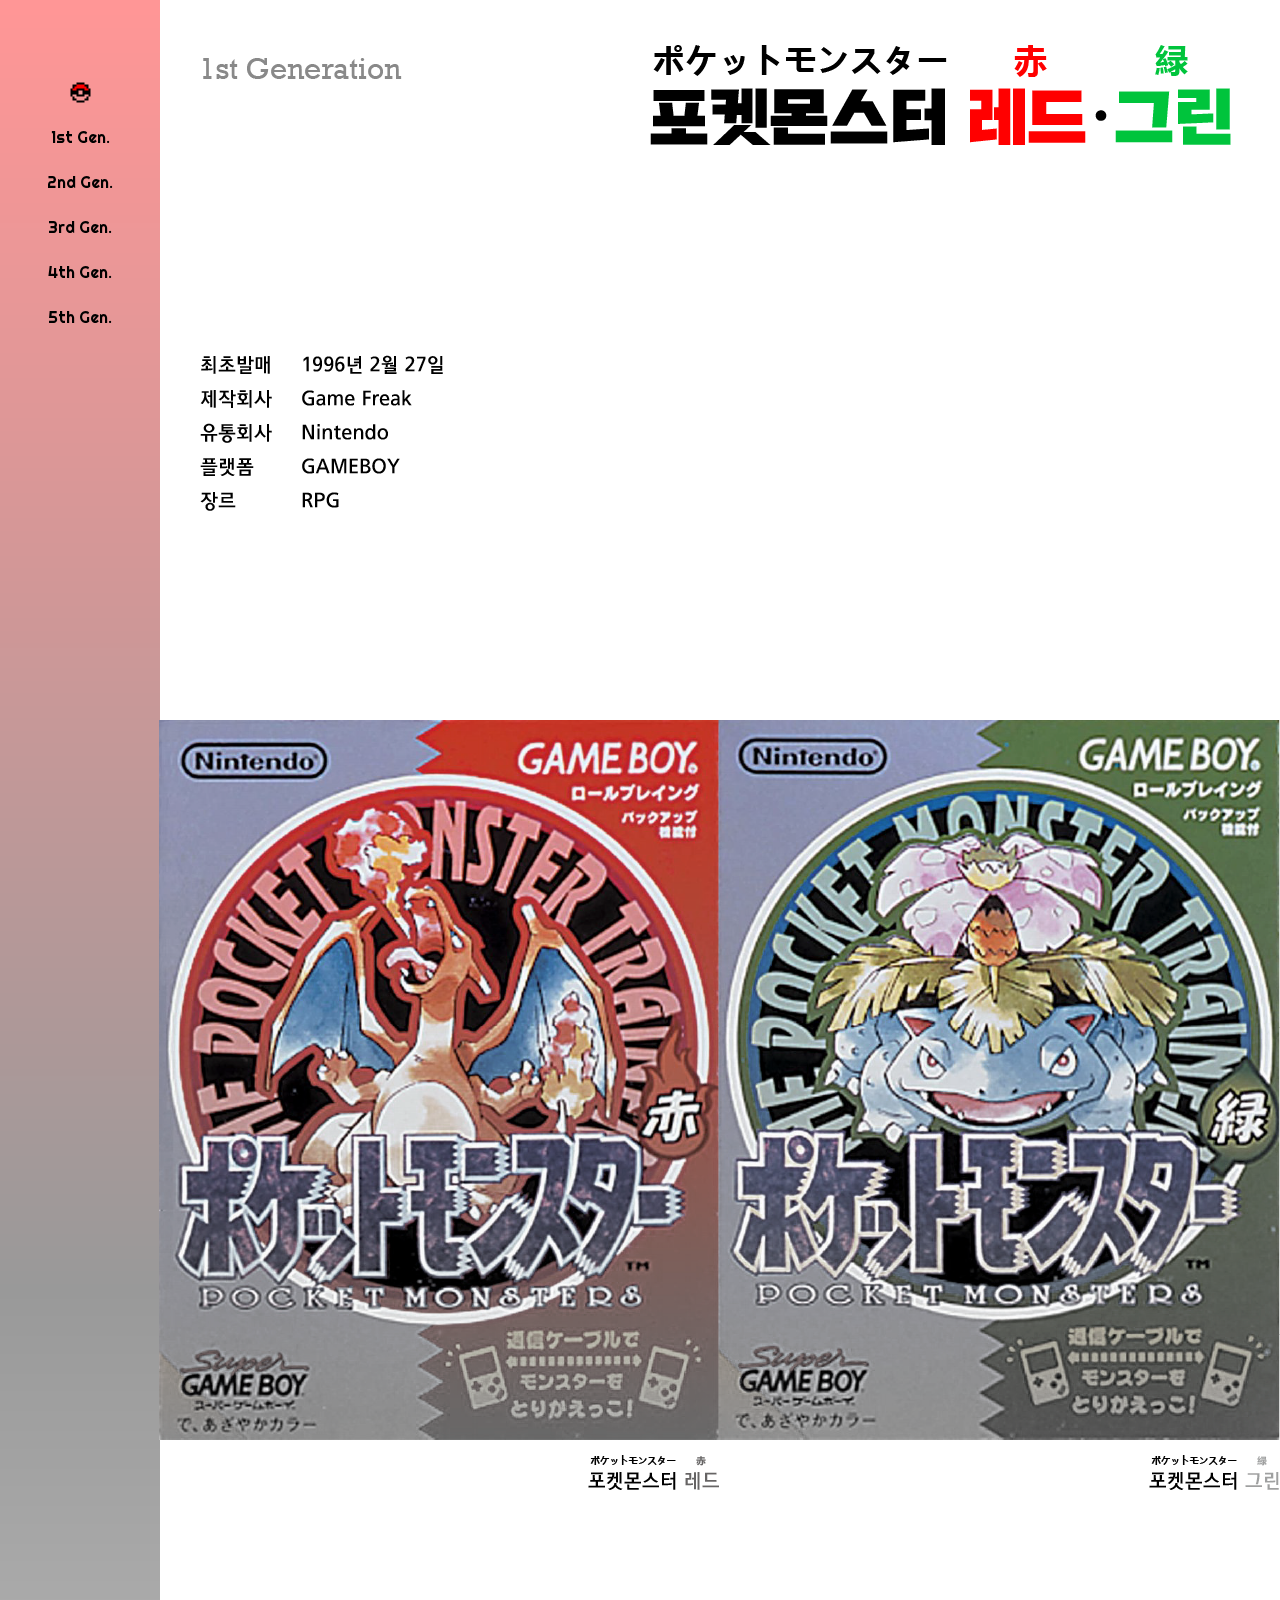
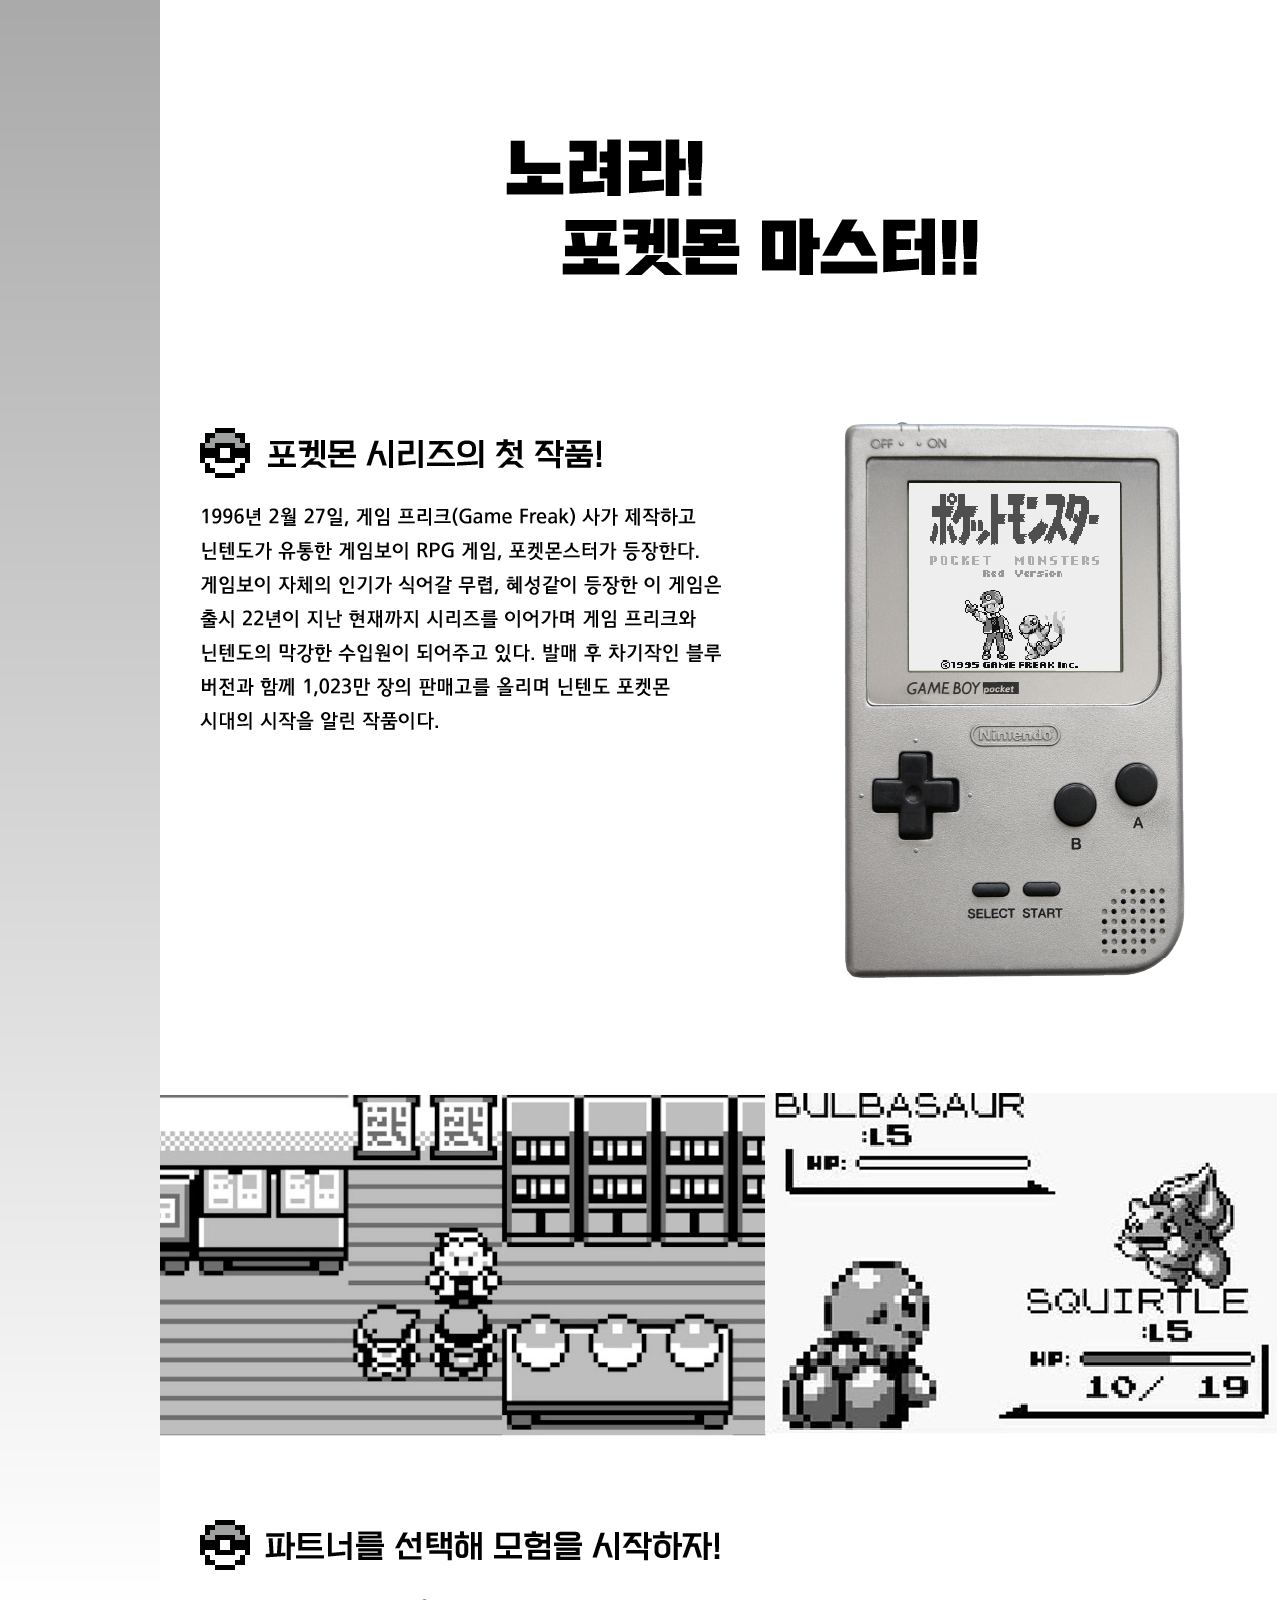
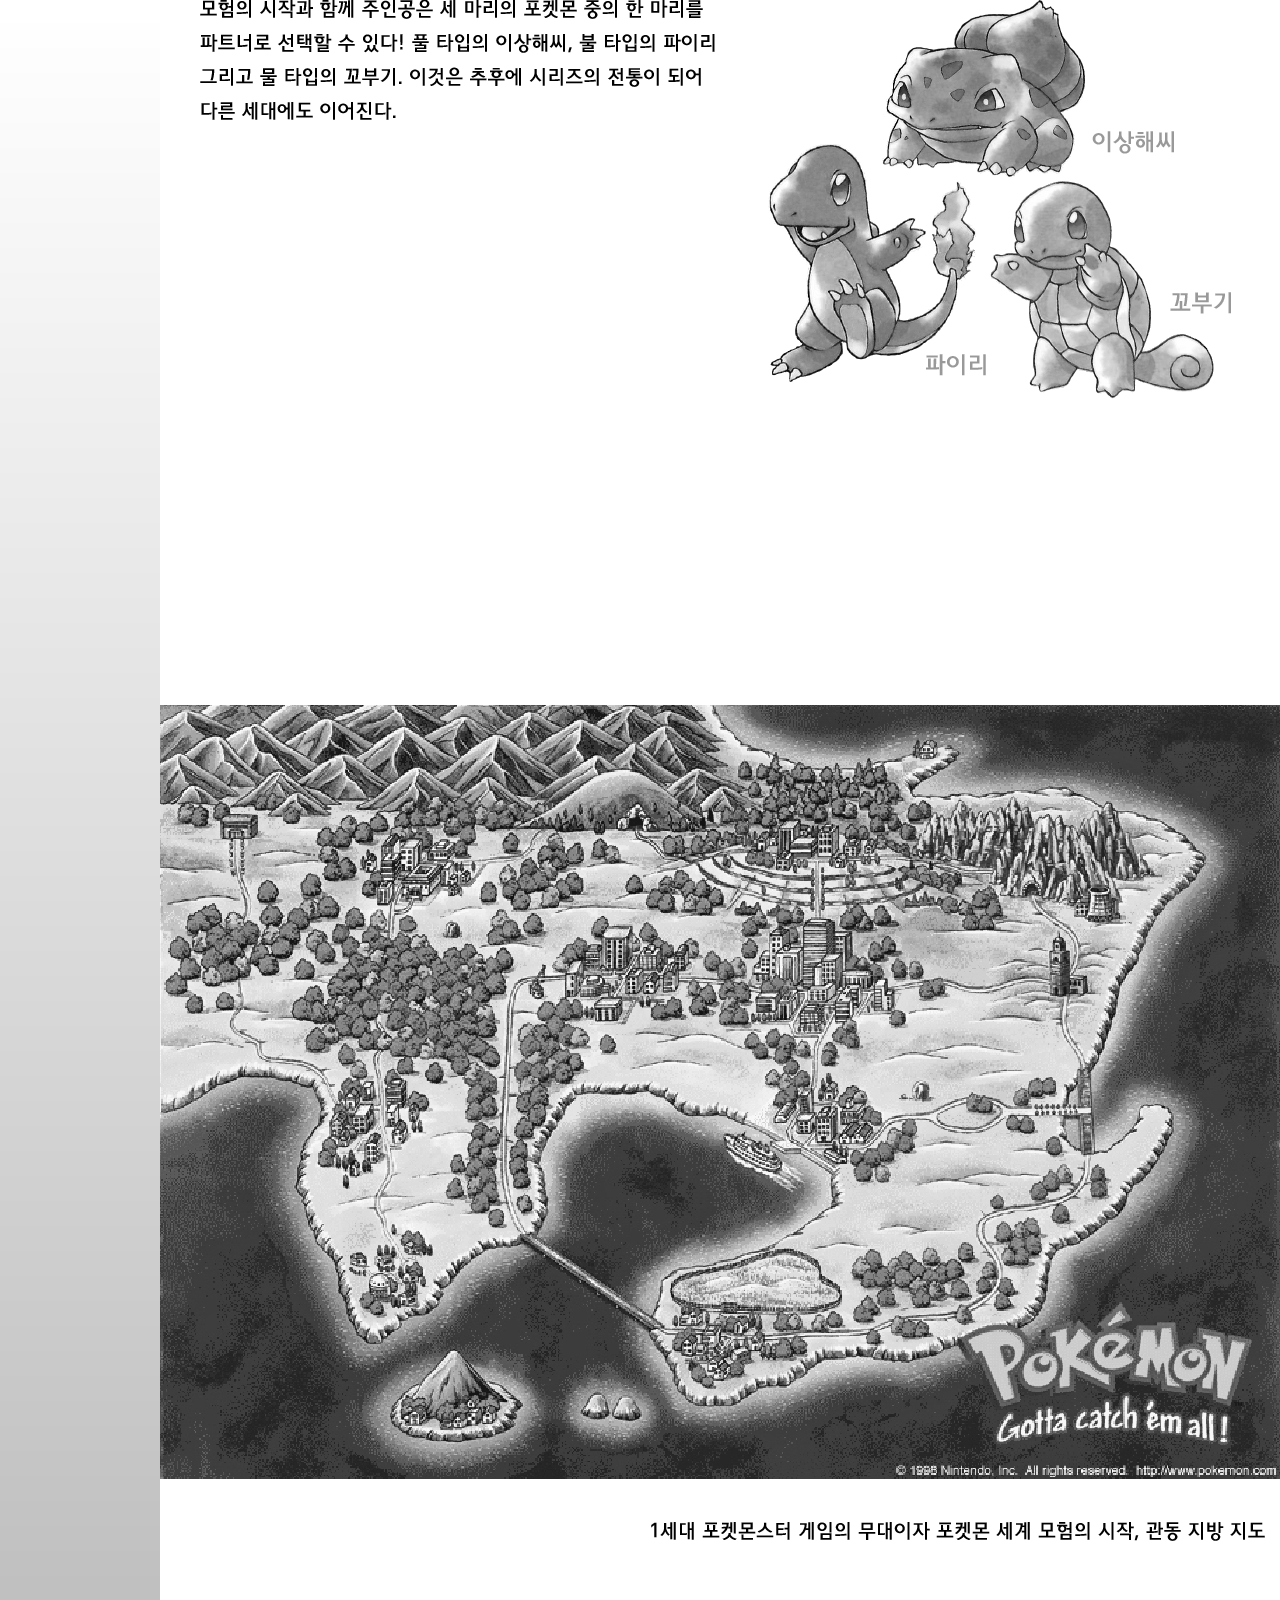
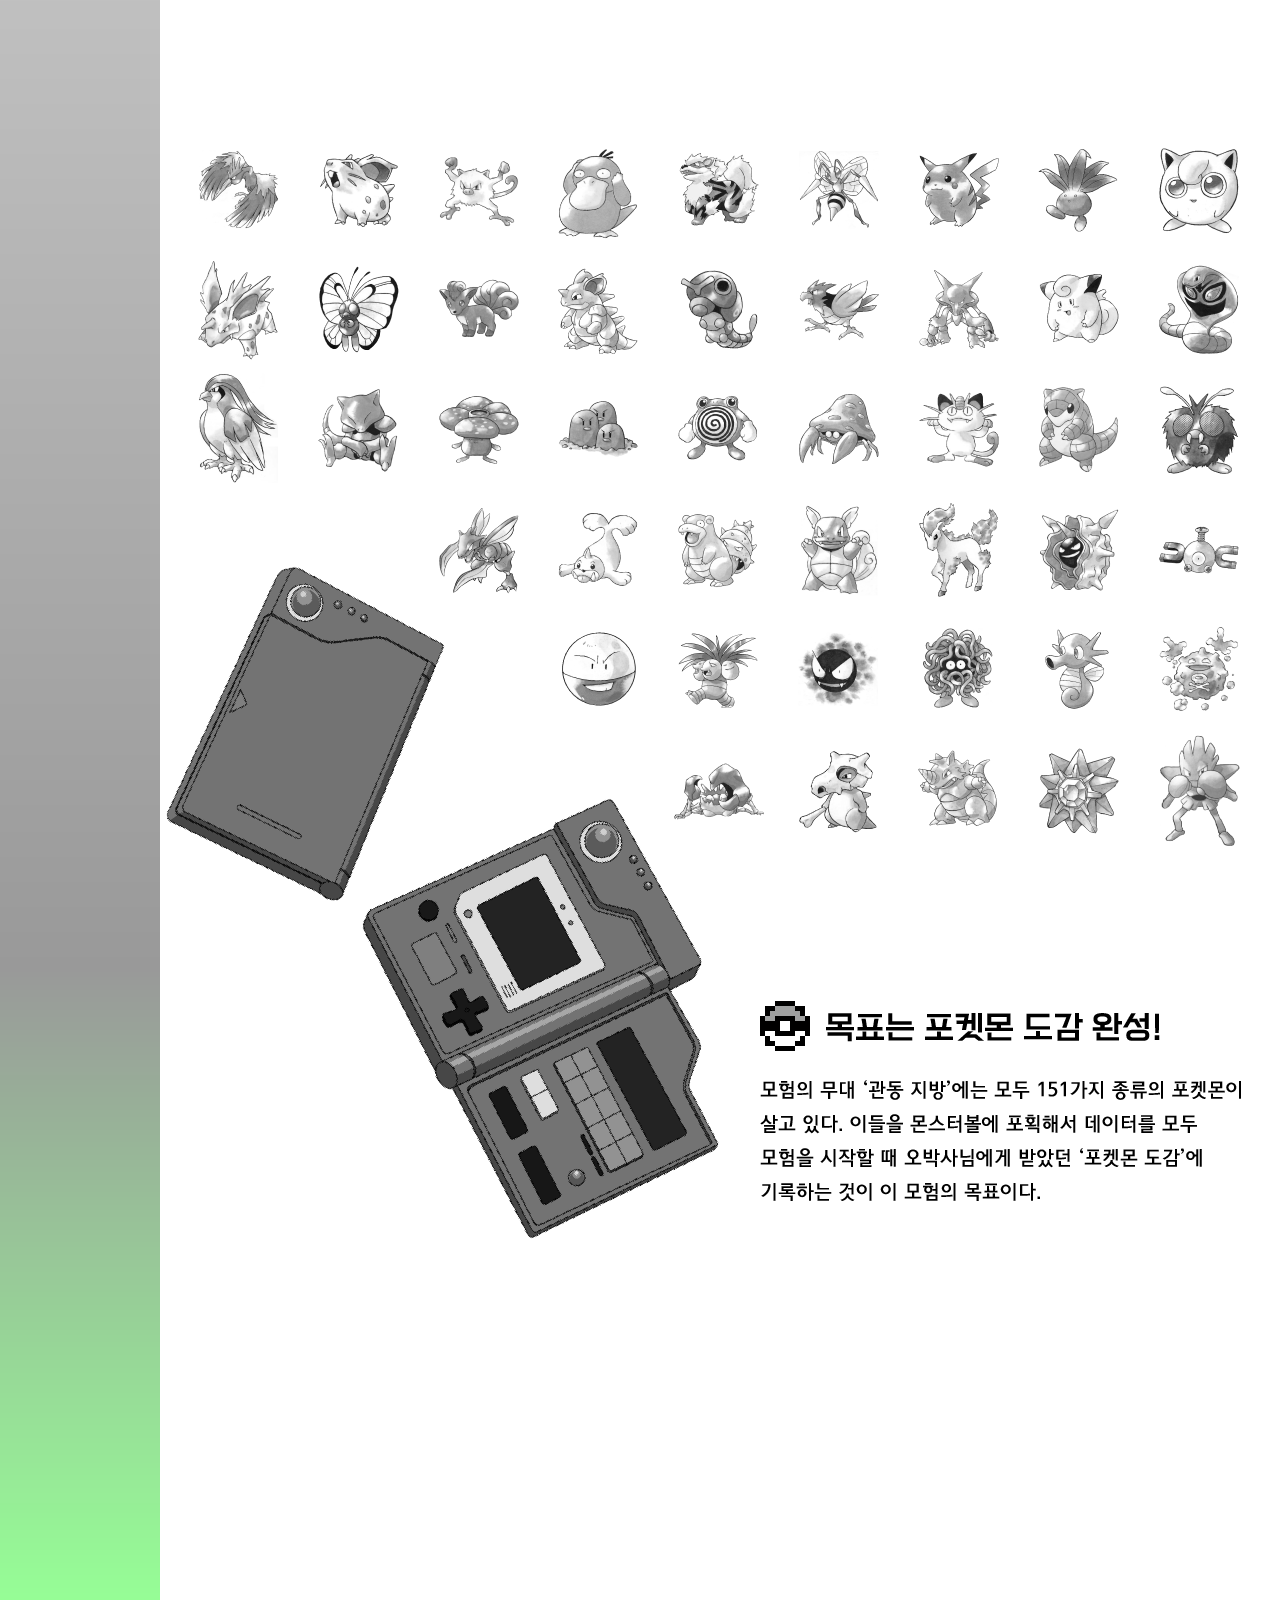
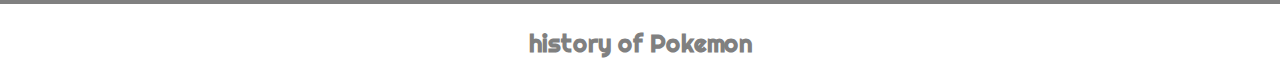
<file: next1.html>
<!DOCTYPE html>
<html>
<head>
	<meta charset="utf-8">
	<title>Pokemon Story</title>
	<link rel="stylesheet" type="text/css" href="normalize.css">
	<link rel="stylesheet" type="text/css" href="style.css">
	<link href="https://fonts.googleapis.com/css?family=Righteous" rel="stylesheet">
	<meta name="description" content="포켓몬 게임의 역사를 담은 페이지.">
	<meta property="og:type" content="website">
	<meta property="og:url" content="https://raylit.github.io/Pokestory">
	<meta property="og:image" content="thumbnail-poke.png">
	<meta property="og:title" content="History of Pokemon Game">
	<meta property="og:description" content="포켓몬 게임의 역사를 담은 페이지.">

</head>
<body>
	<nav>
		<div id="logo">
			<a href="index.html">
					<br><img src="logologo.png">
				</div>
			</a>
		</div>
		<ul id="menuList">
			<div>
			</div>
			<li class="main-menu-item"><a href="next1.html">1st Gen.</a></li>
			<li class="main-menu-item"><a href="next2.html">2nd Gen.</a></li>
			<li class="main-menu-item"><a href="next3.html">3rd Gen.</a></li>
			<li class="main-menu-item"><a href="next4.html">4th Gen.</a></li>
			<li class="main-menu-item"><a href="next5.html">5th Gen.</a></li>

		</ul>
	</nav>
	<div class="black">
		<img src="Poke-1gen.png">
	</div>

	<footer>
		<div id="footer">
			<h1>
			history of Pokemon
			</h1> 
		</div>
	</footer>
</body>
</html>
</file>
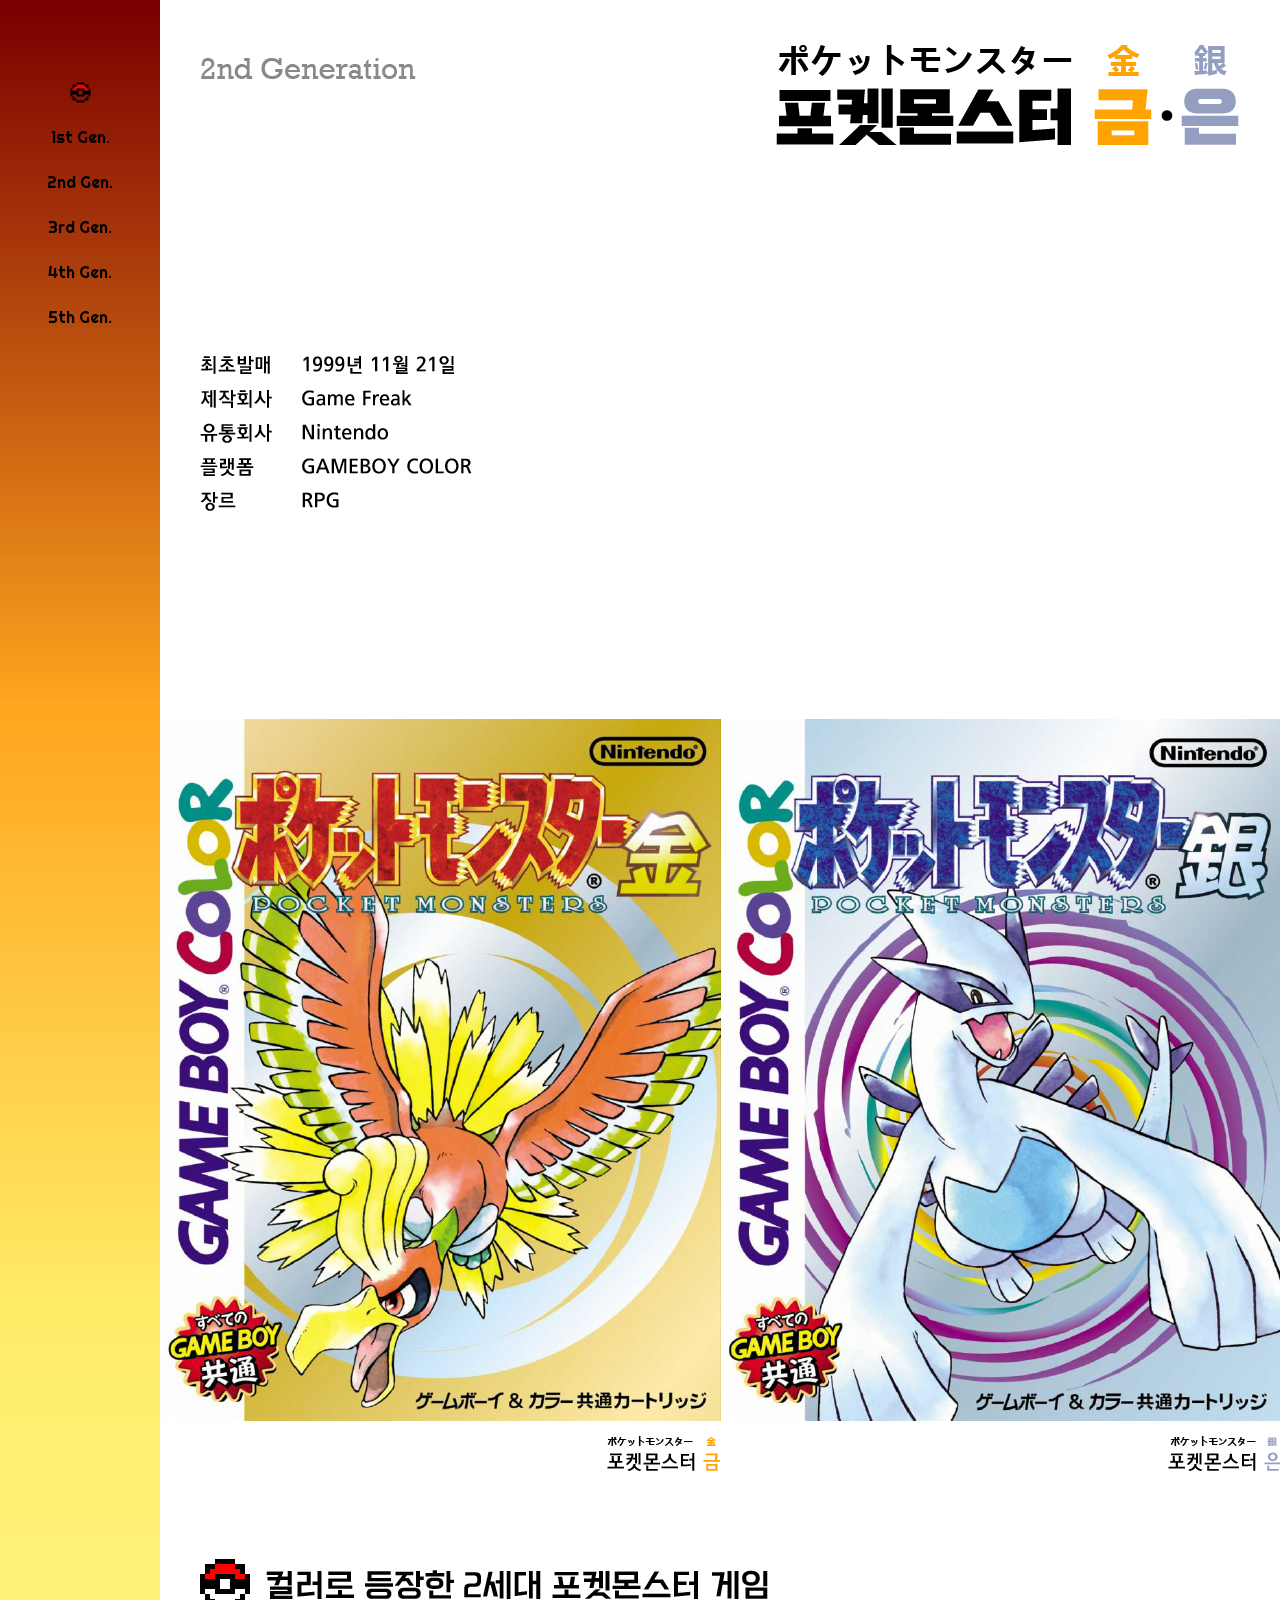
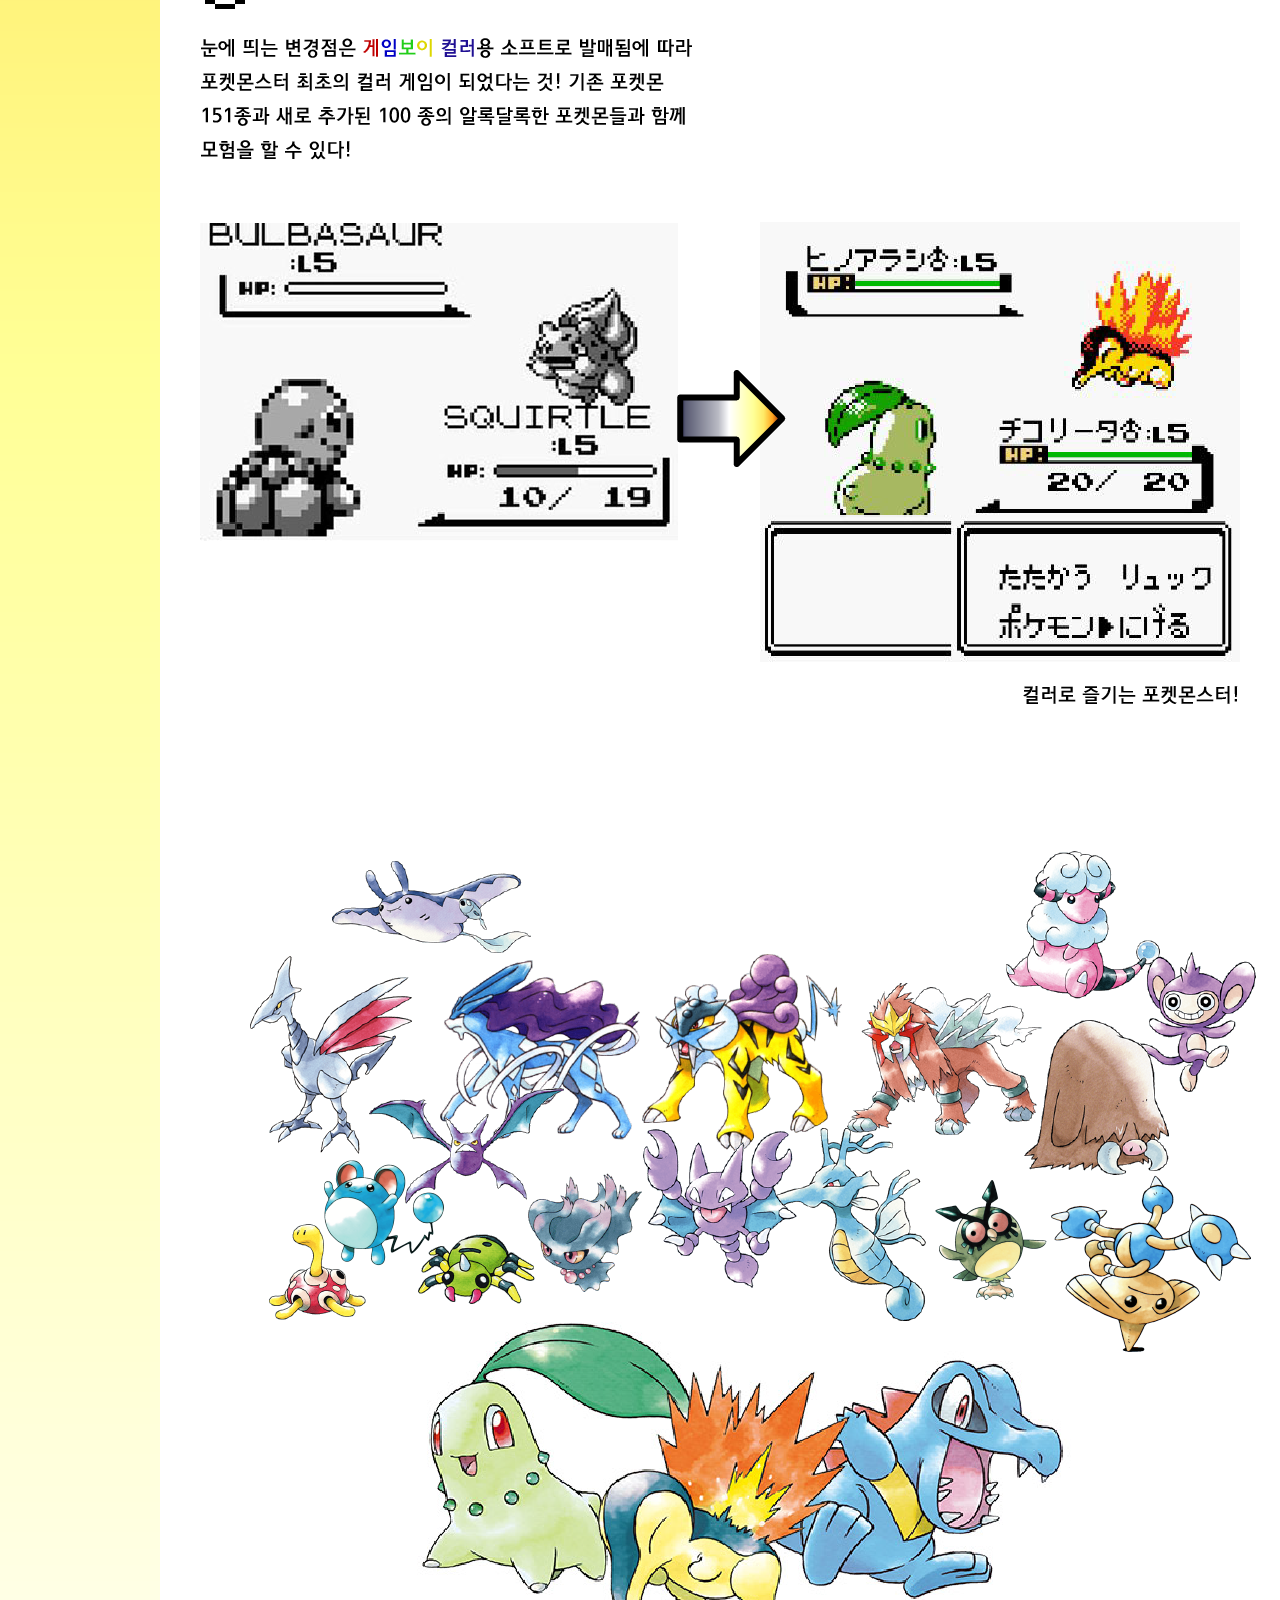
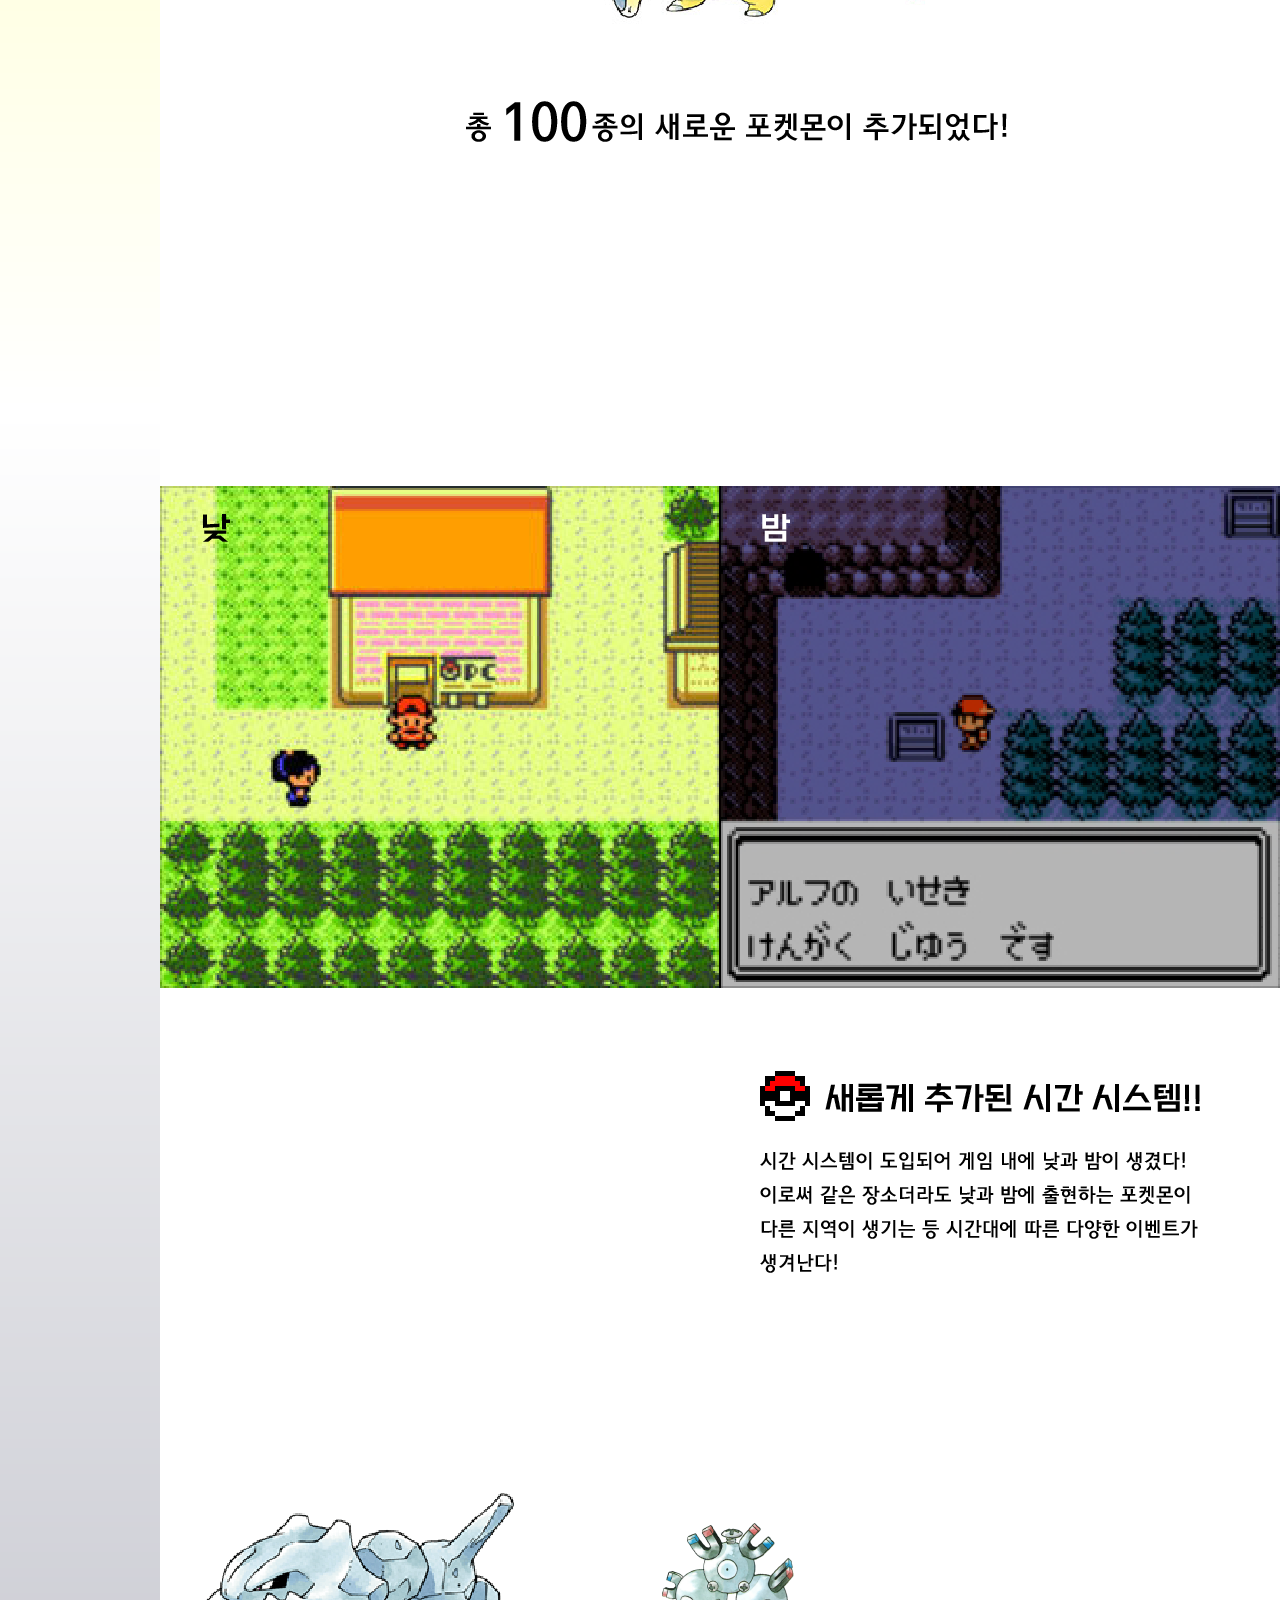
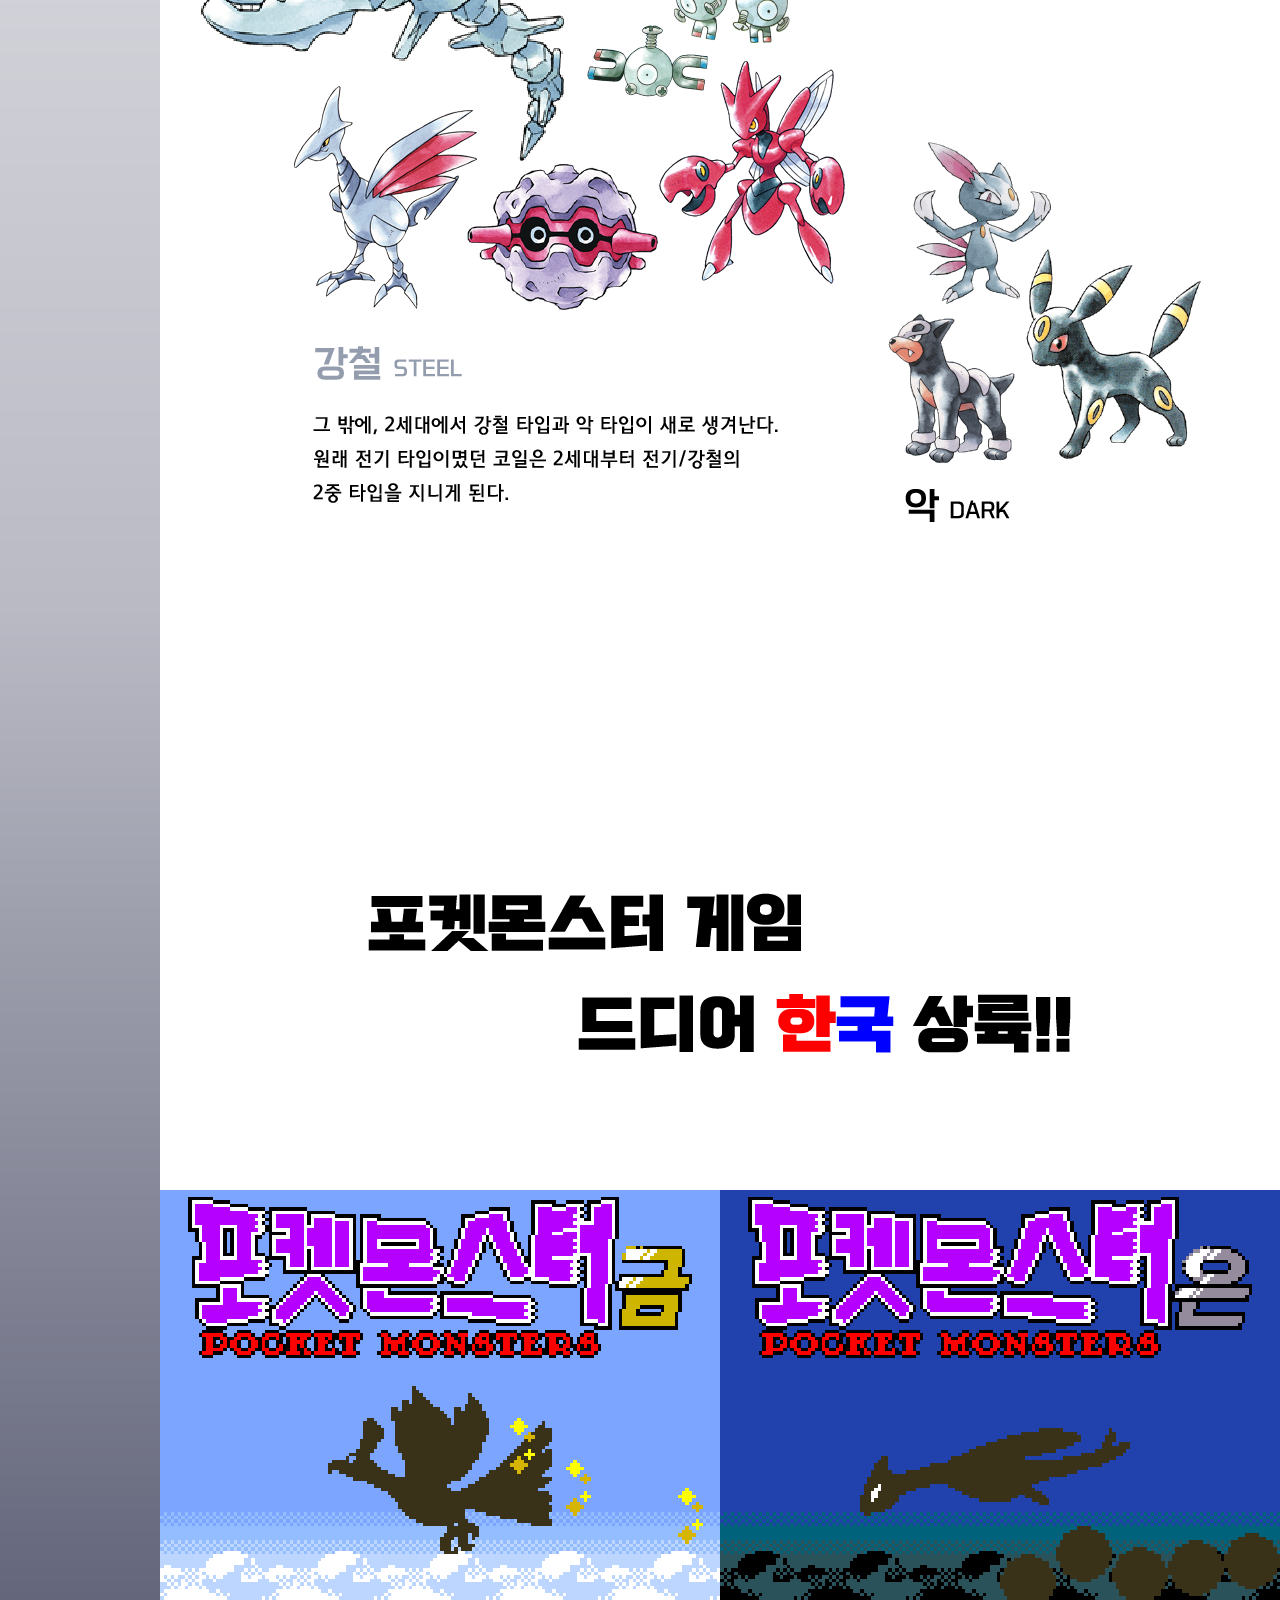
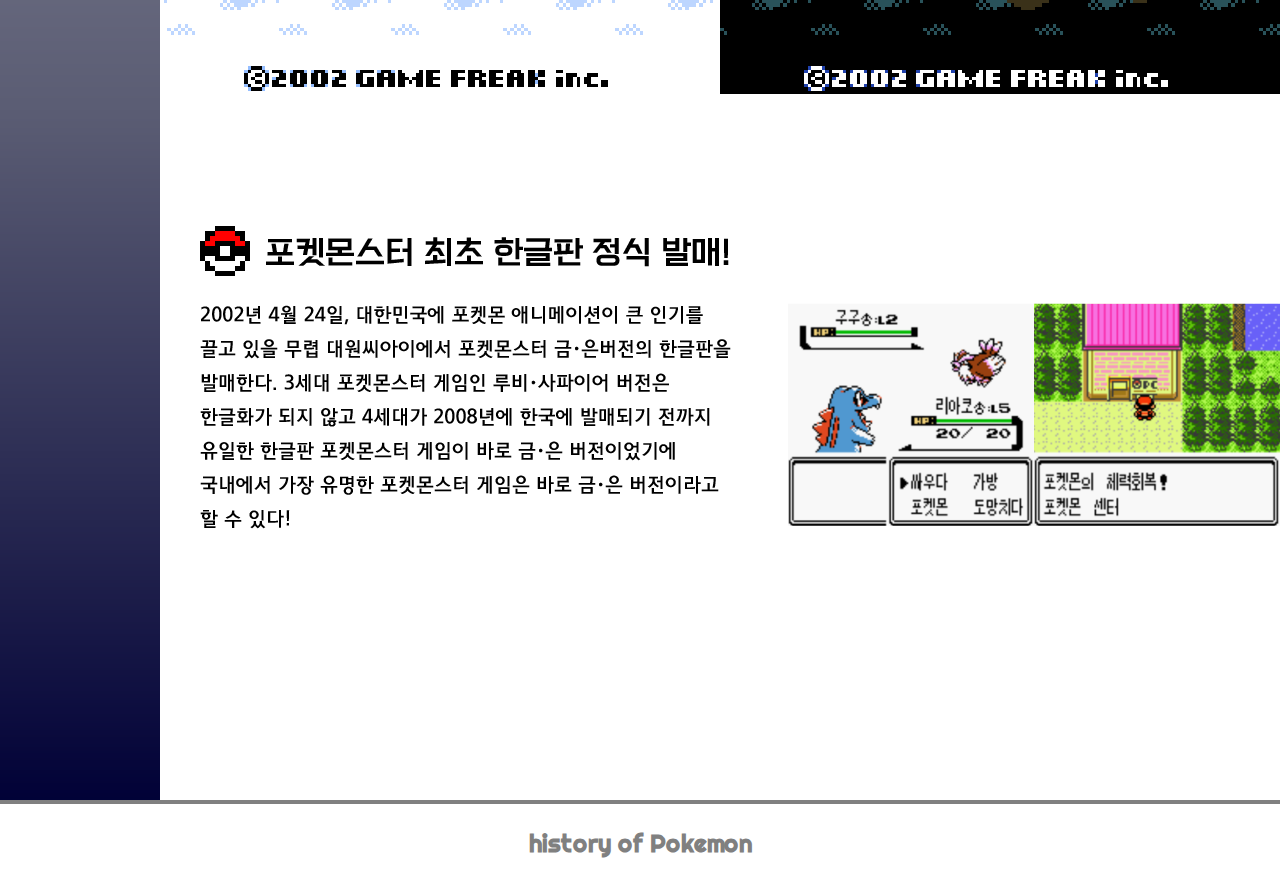
<file: next2.html>
<!DOCTYPE html>
<html>
<head>
	<meta charset="utf-8">
	<title>Pokemon Story</title>
	<link rel="stylesheet" type="text/css" href="normalize.css">
	<link rel="stylesheet" type="text/css" href="style.css">
	<link href="https://fonts.googleapis.com/css?family=Righteous" rel="stylesheet">
	<meta name="description" content="포켓몬 게임의 역사를 담은 페이지.">
	<meta property="og:type" content="website">
	<meta property="og:url" content="https://raylit.github.io/Pokestory">
	<meta property="og:image" content="thumbnail-poke.png">
	<meta property="og:title" content="History of Pokemon Game">
	<meta property="og:description" content="포켓몬 게임의 역사를 담은 페이지.">

</head>
<body>
	<nav>
		<div id="logo">
			<a href="index.html">
					<br><img src="logologo.png">
				</div>
			</a>
		</div>
		<ul id="menuList">
			<div>
			</div>
			<li class="main-menu-item"><a href="next1.html">1st Gen.</a></li>
			<li class="main-menu-item"><a href="next2.html">2nd Gen.</a></li>
			<li class="main-menu-item"><a href="next3.html">3rd Gen.</a></li>
			<li class="main-menu-item"><a href="next4.html">4th Gen.</a></li>
			<li class="main-menu-item"><a href="next5.html">5th Gen.</a></li>

		</ul>
	</nav>
	<div class="black">
		<img src="Poke-2gen.png">
	</div>
	<footer>
		<div id="footer">
			<h1>
			history of Pokemon
			</h1> 
		</div>
	</footer>
</body>
</html>
</file>
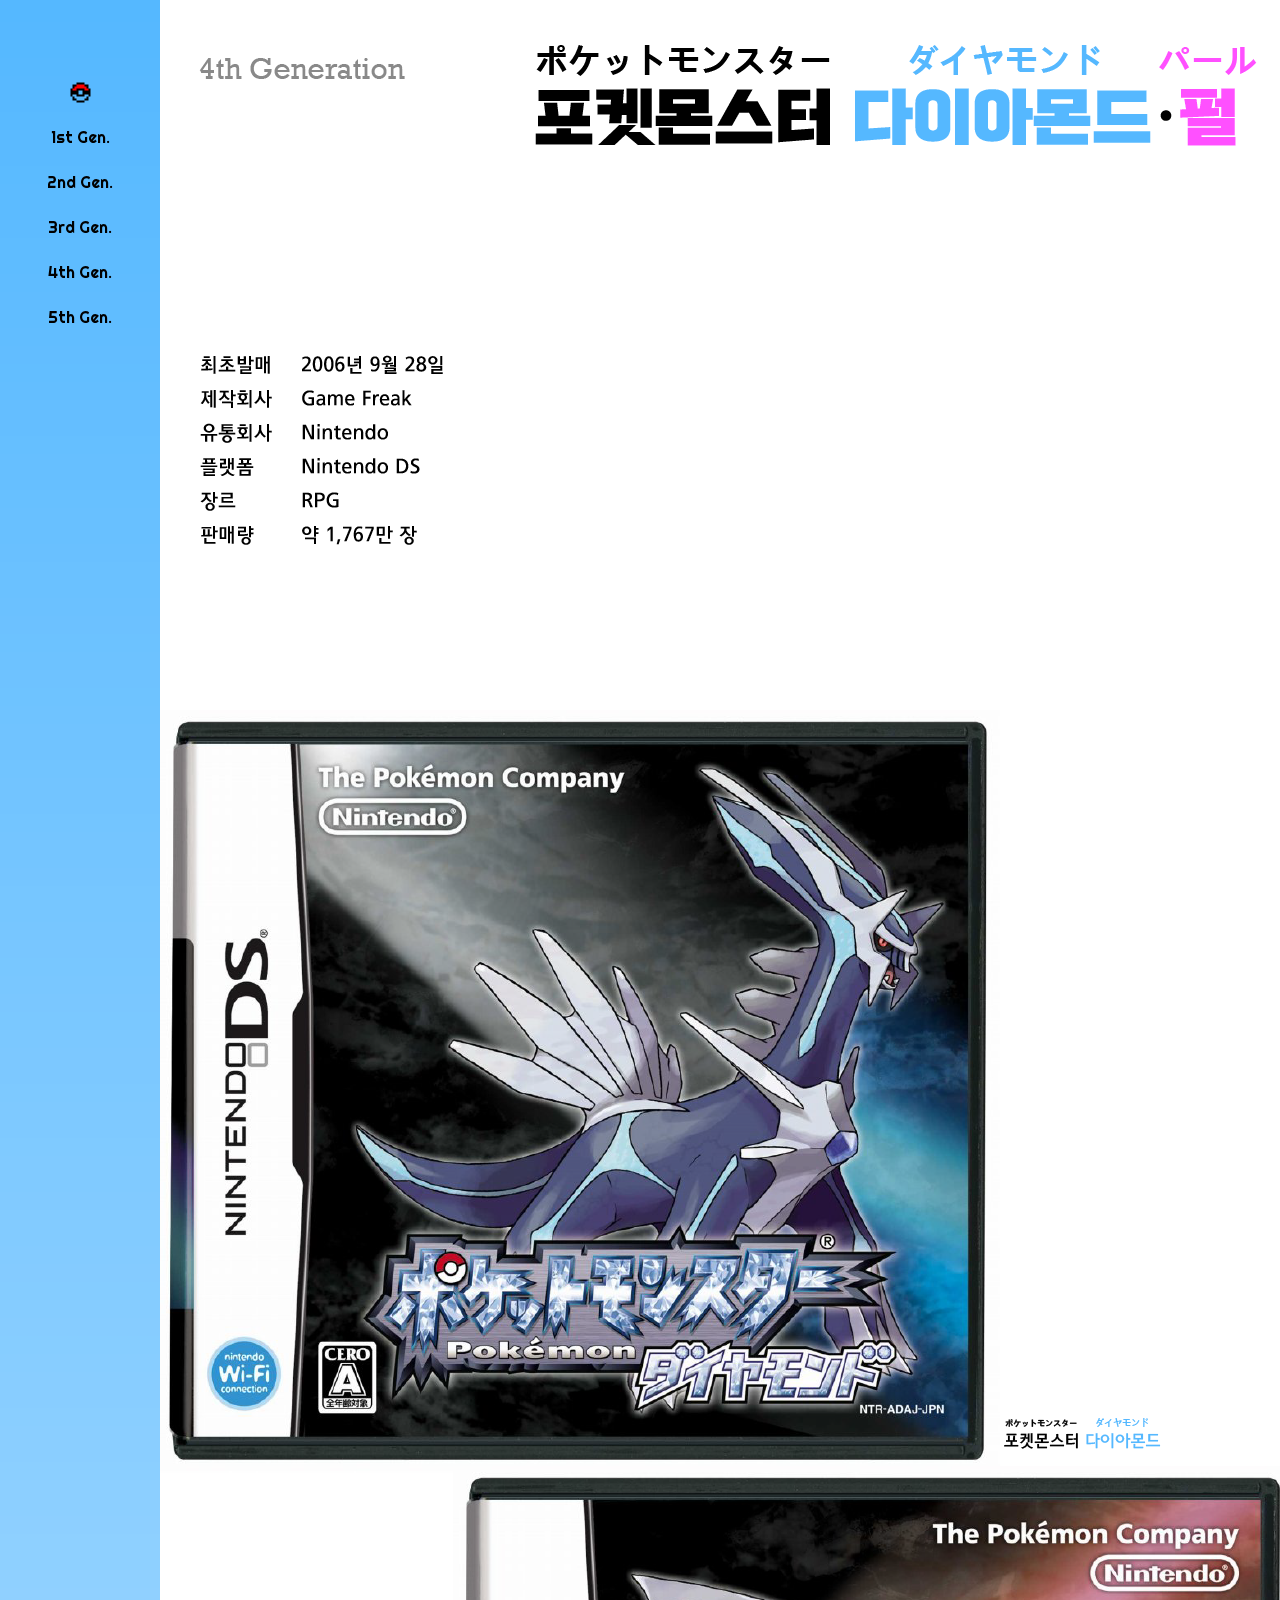
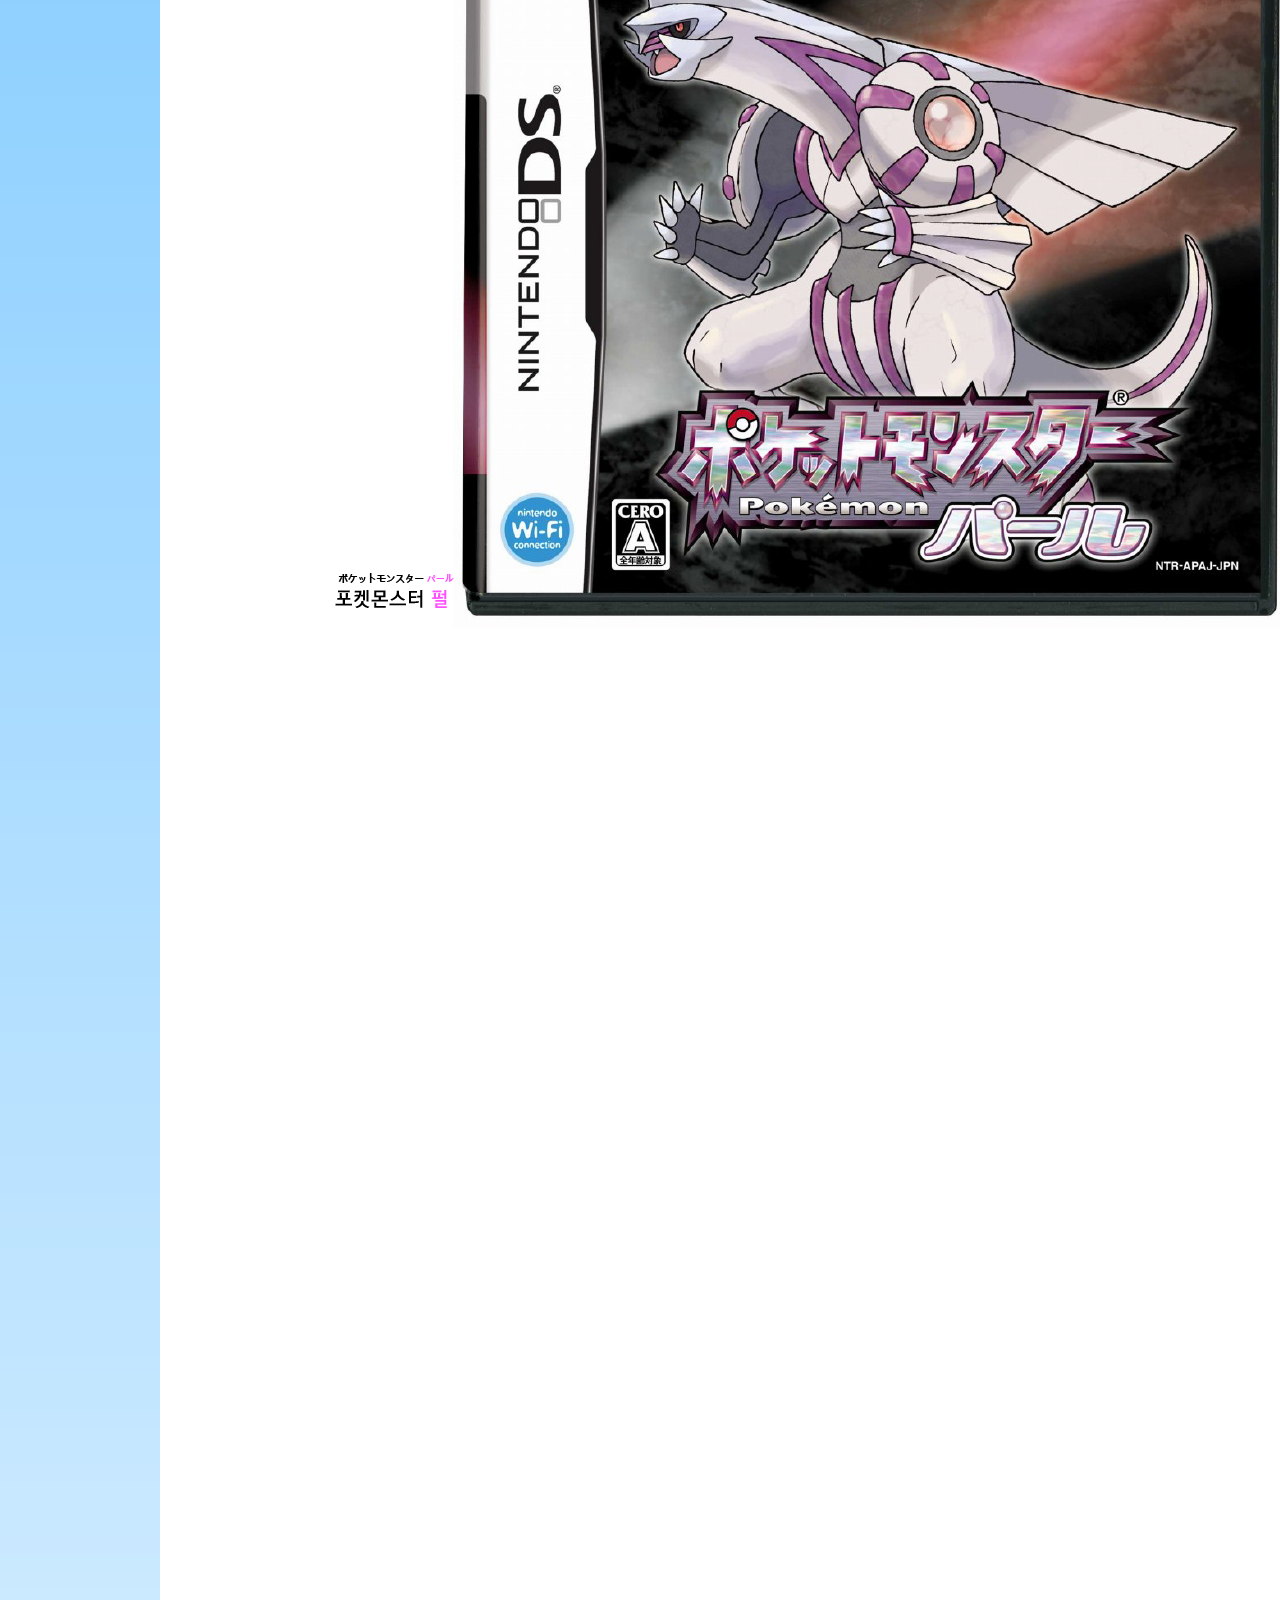
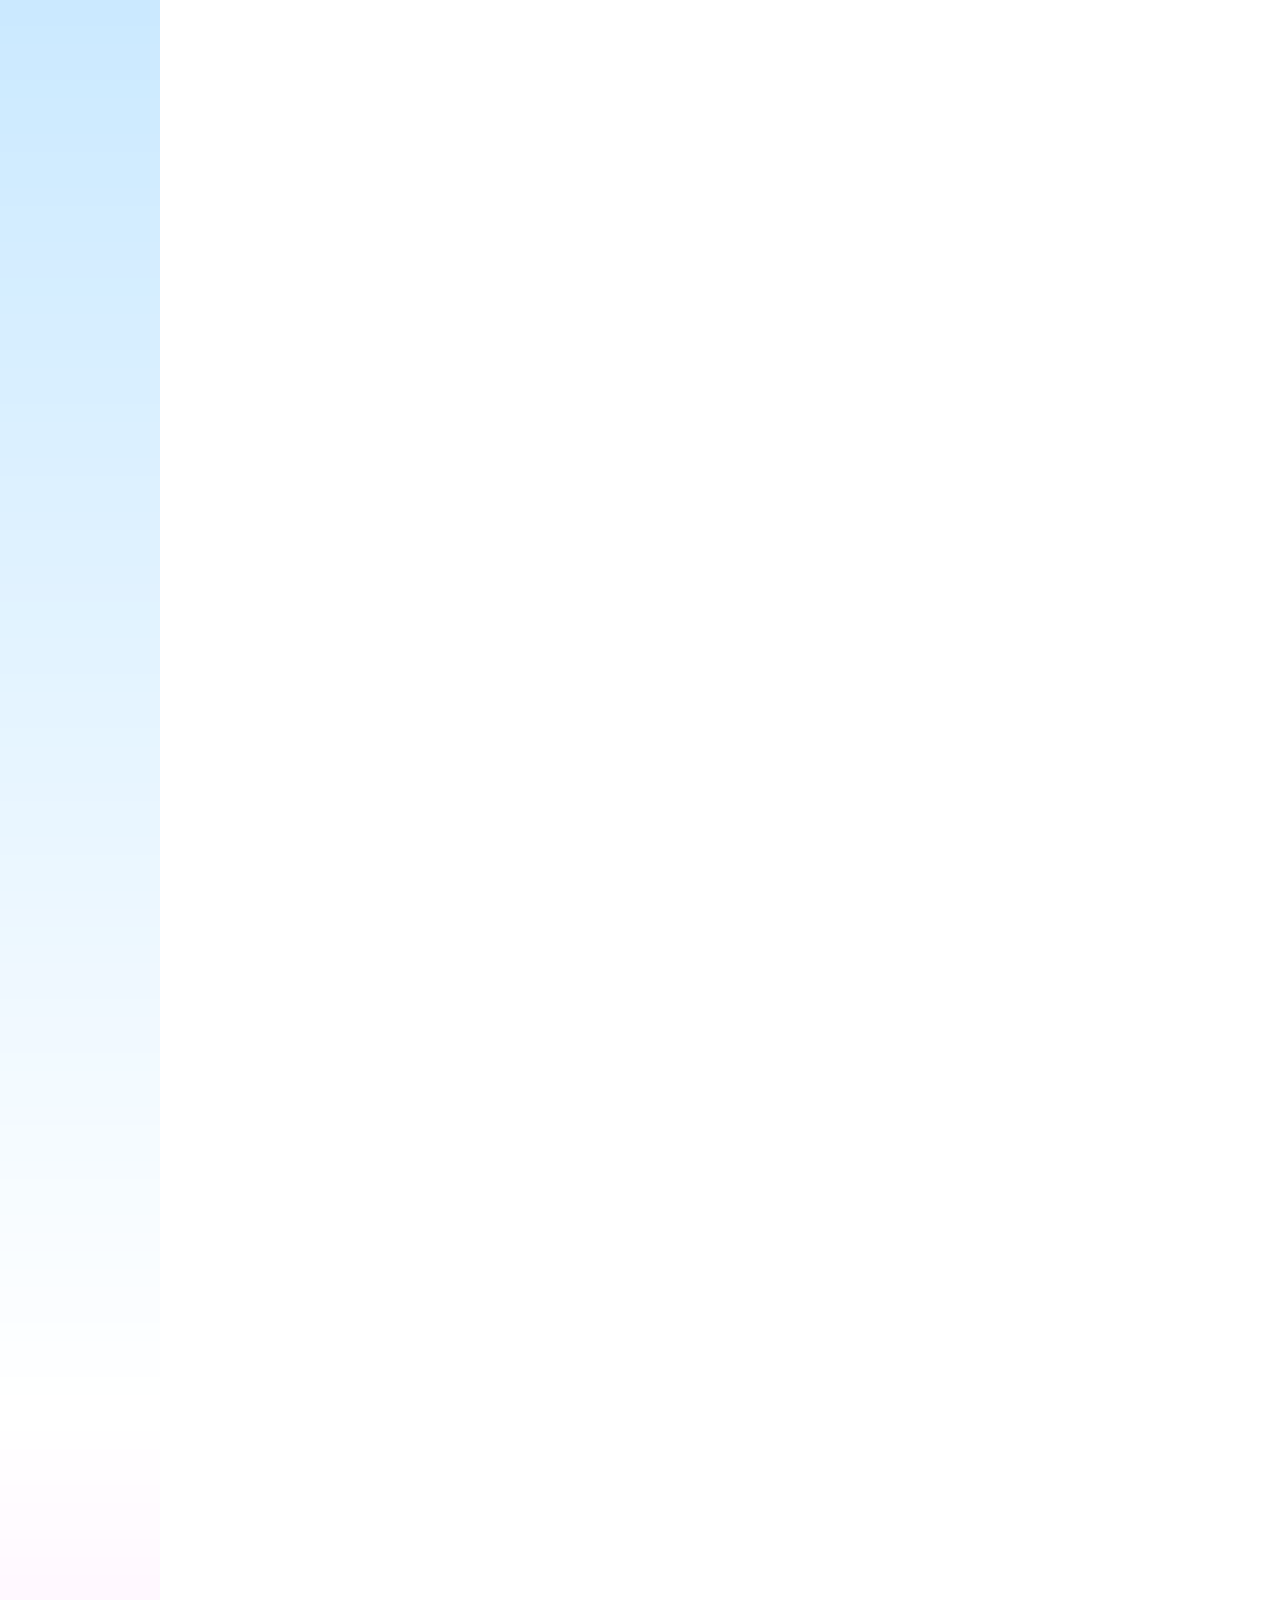
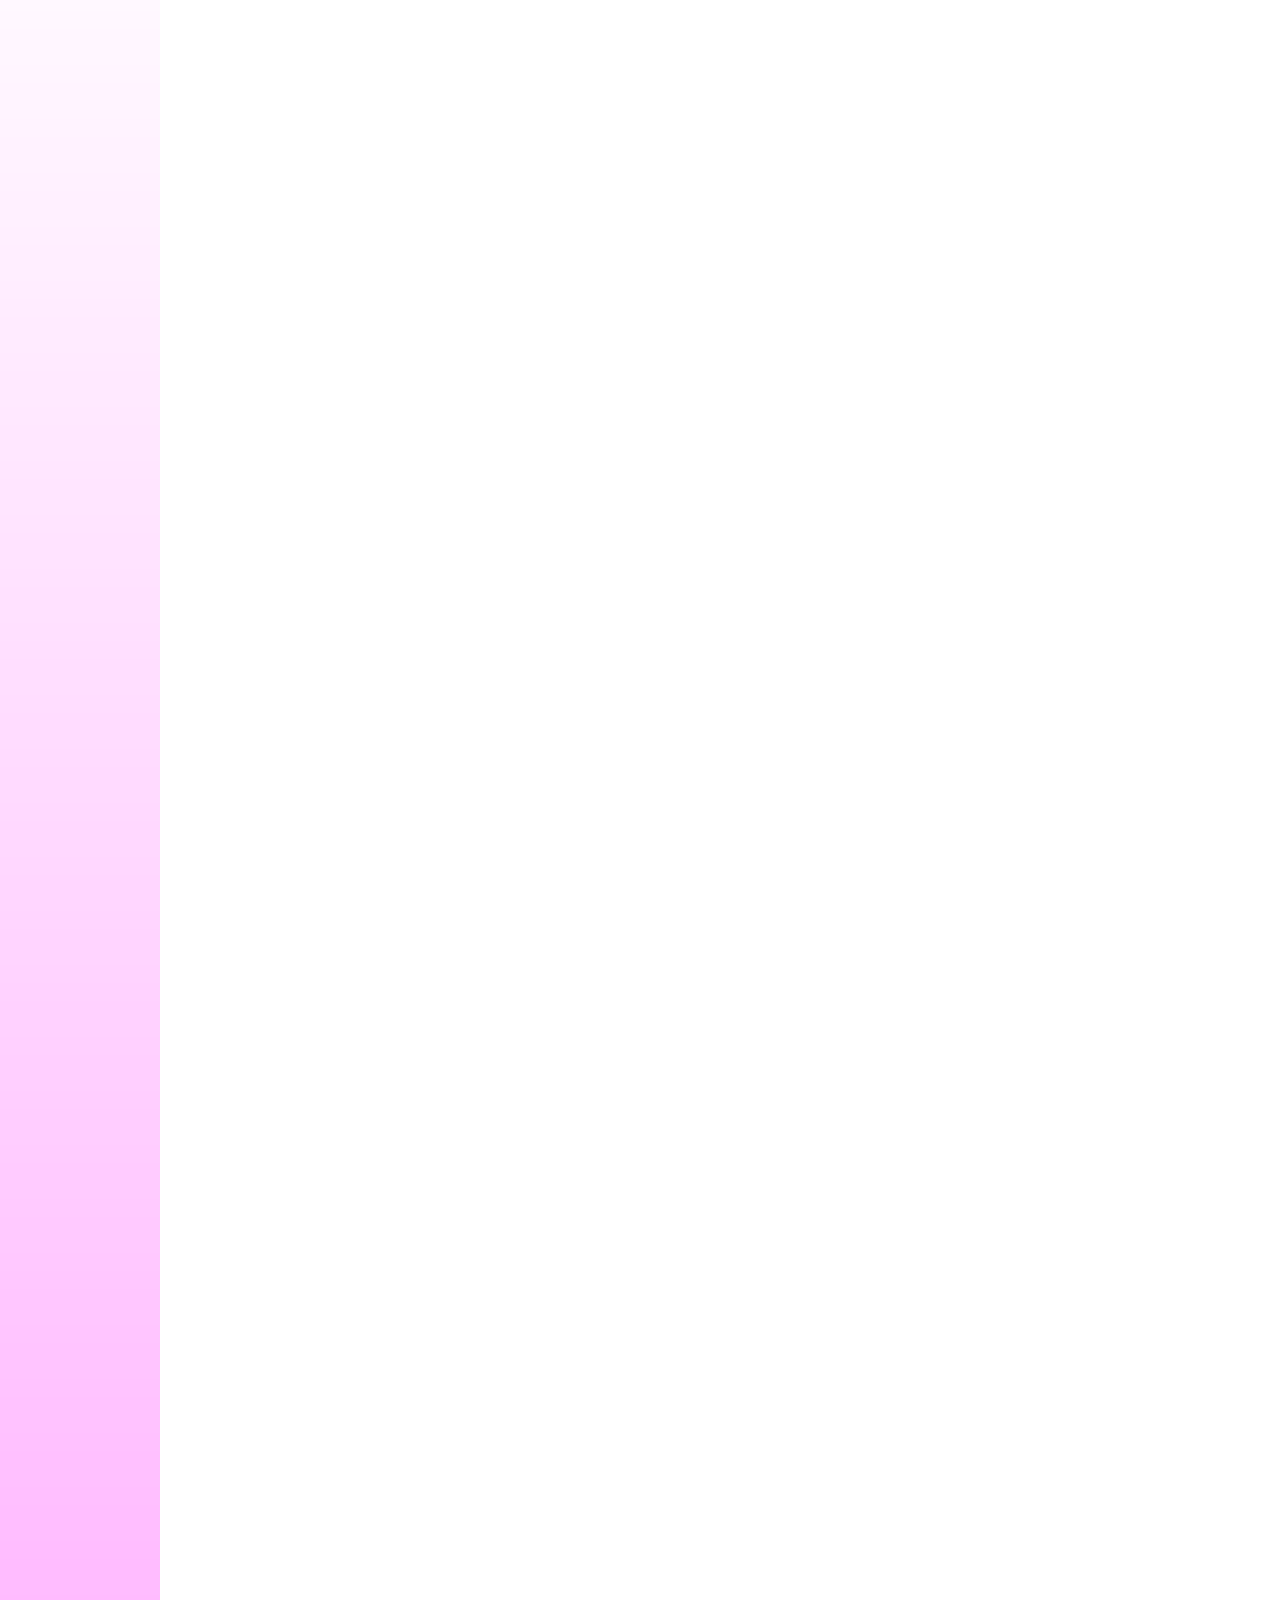
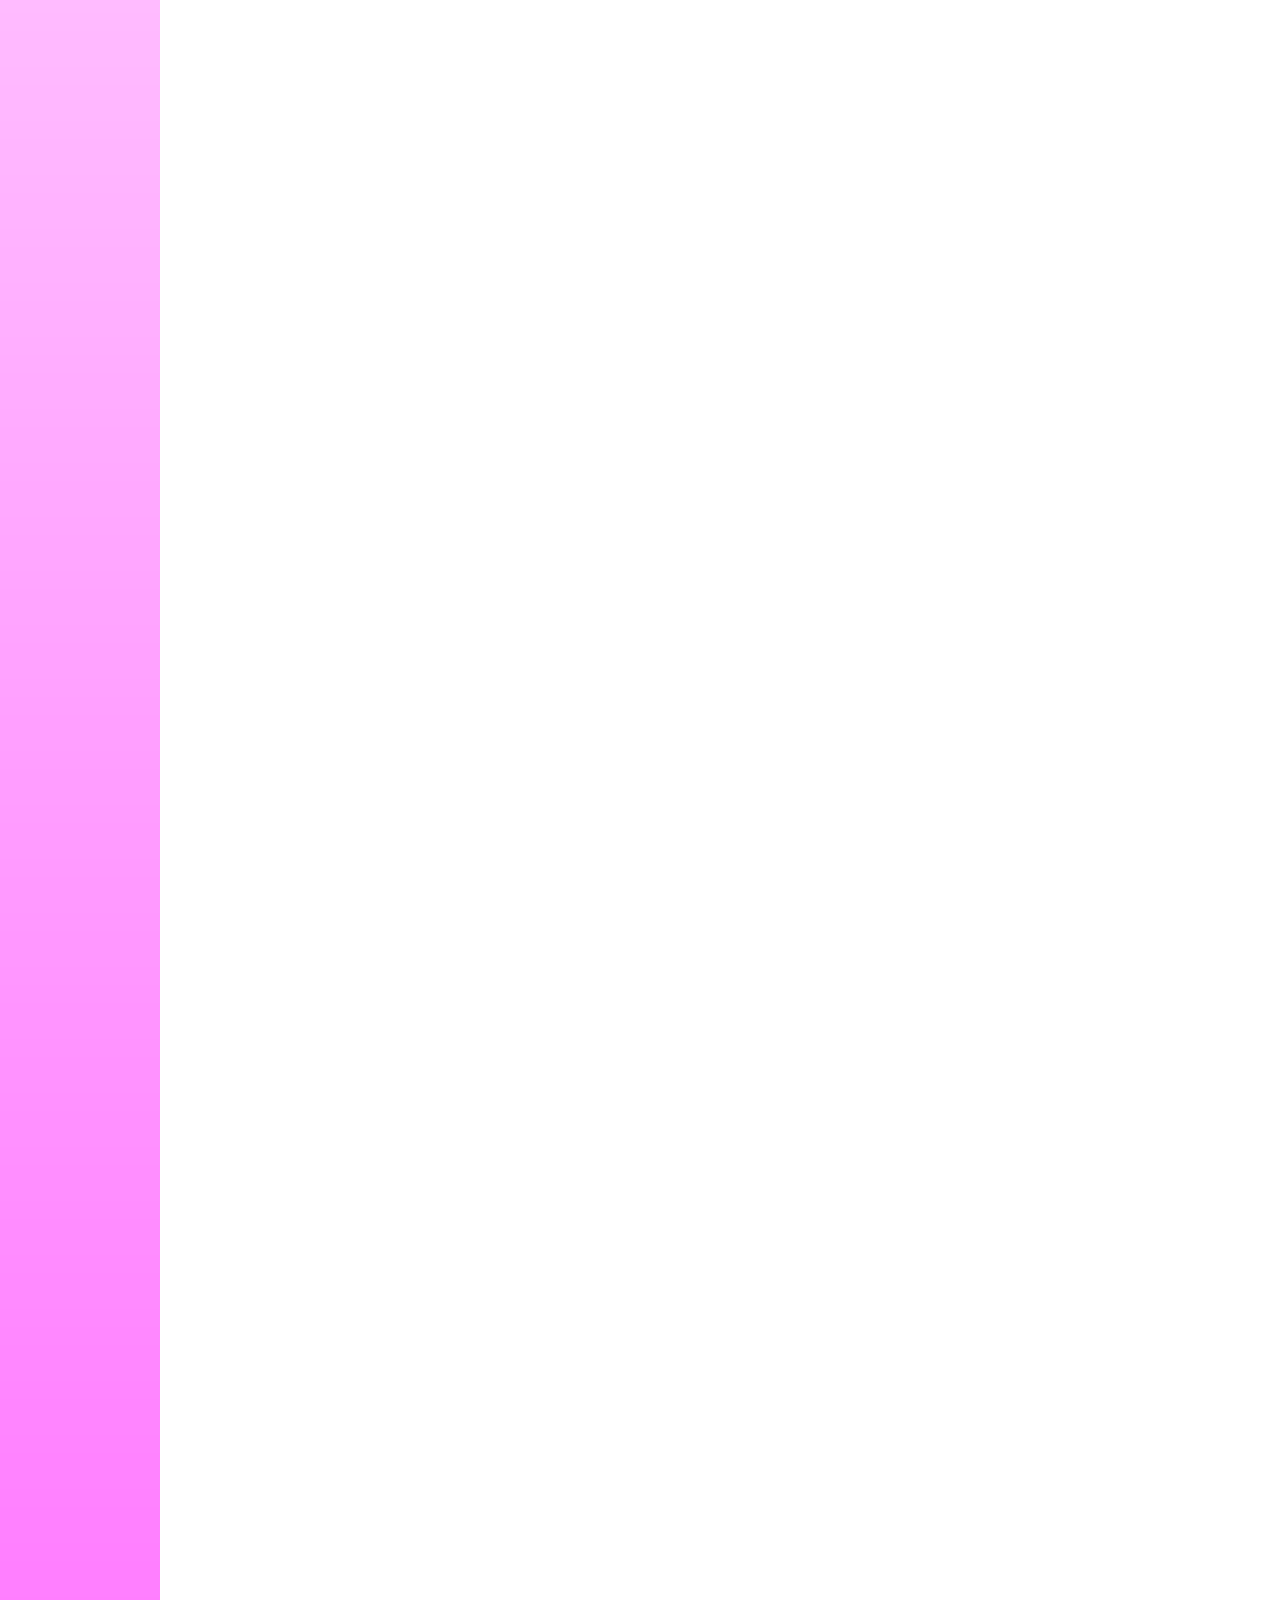
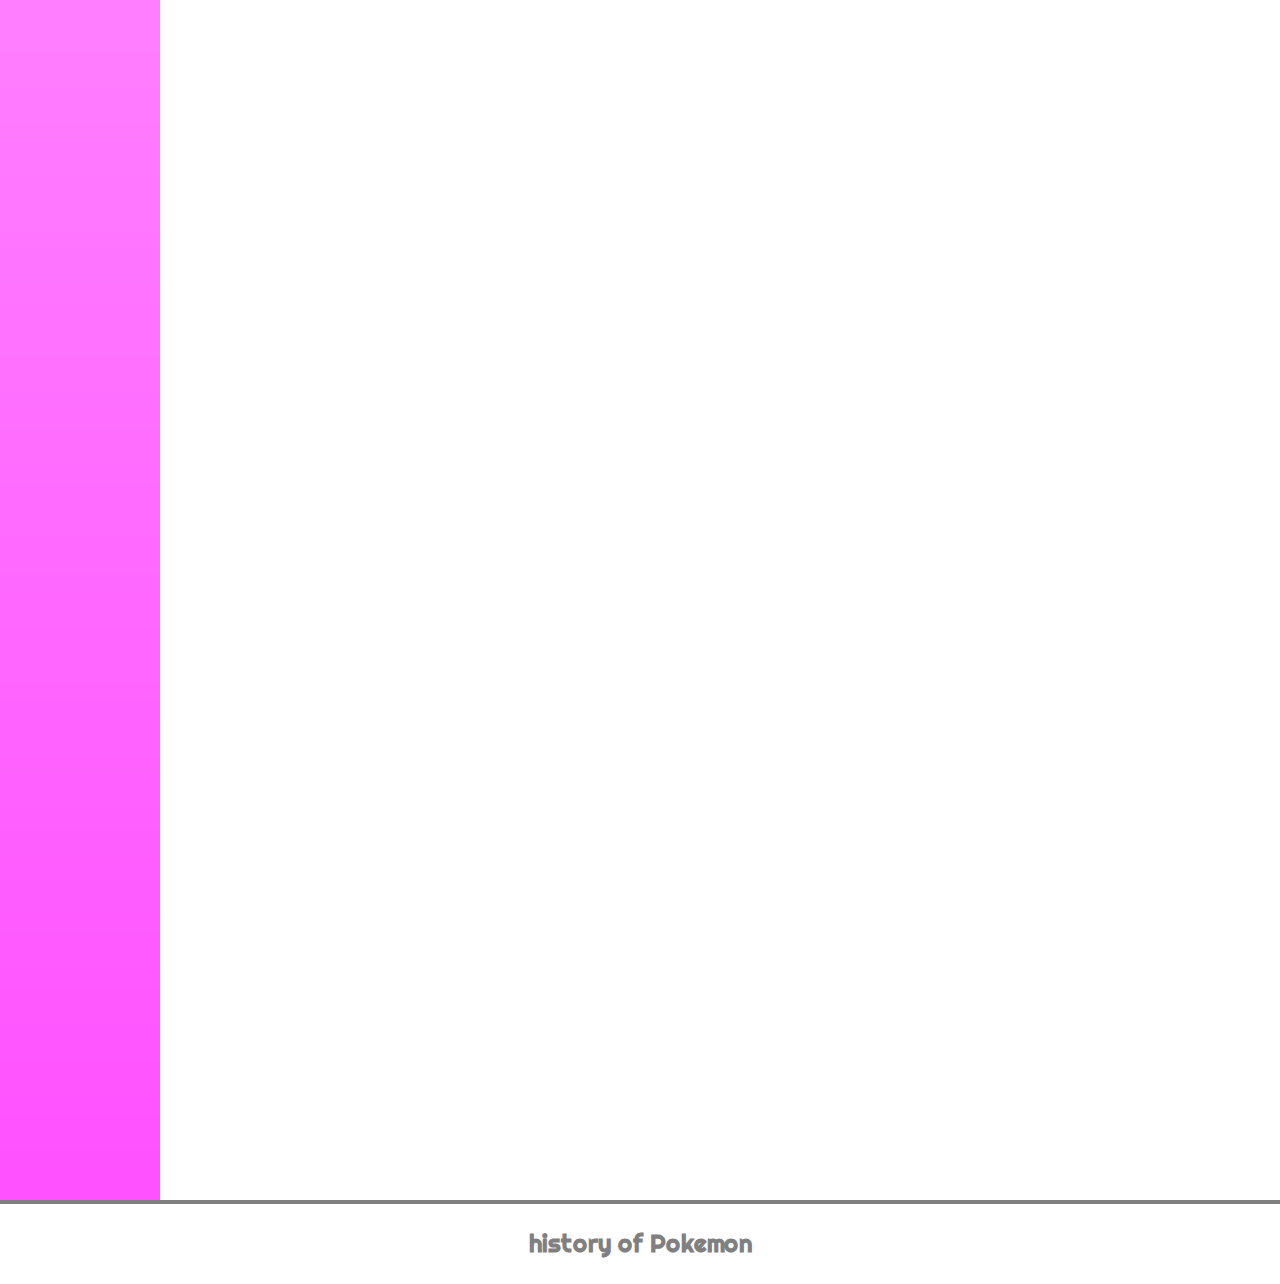
<file: next4.html>
<!DOCTYPE html>
<html>
<head>
	<meta charset="utf-8">
	<title>Pokemon Story</title>
	<link rel="stylesheet" type="text/css" href="normalize.css">
	<link rel="stylesheet" type="text/css" href="style.css">
	<link href="https://fonts.googleapis.com/css?family=Righteous" rel="stylesheet">
	<meta name="description" content="포켓몬 게임의 역사를 담은 페이지.">
	<meta property="og:type" content="website">
	<meta property="og:url" content="https://raylit.github.io/Pokestory">
	<meta property="og:image" content="thumbnail-poke.png">
	<meta property="og:title" content="History of Pokemon Game">
	<meta property="og:description" content="포켓몬 게임의 역사를 담은 페이지.">

	</style>
</head>
<body>
	<nav>
		<div id="logo">
			<a href="index.html">
					<br><img src="logologo.png">
				</div>
			</a>
		</div>
		<ul id="menuList">
			<div>
			</div>
			<li class="main-menu-item"><a href="next1.html">1st Gen.</a></li>
			<li class="main-menu-item"><a href="next2.html">2nd Gen.</a></li>
			<li class="main-menu-item"><a href="next3.html">3rd Gen.</a></li>
			<li class="main-menu-item"><a href="next4.html">4th Gen.</a></li>
			<li class="main-menu-item"><a href="next5.html">5th Gen.</a></li>

		</ul>
	</nav>
	<div class="black">
		<img src="Poke-4gen.png">
	</div>
	<footer>
		<div id="footer">
			<h1>
			history of Pokemon
			</h1> 
		</div>
	</footer>
</body>
</html>
</file>
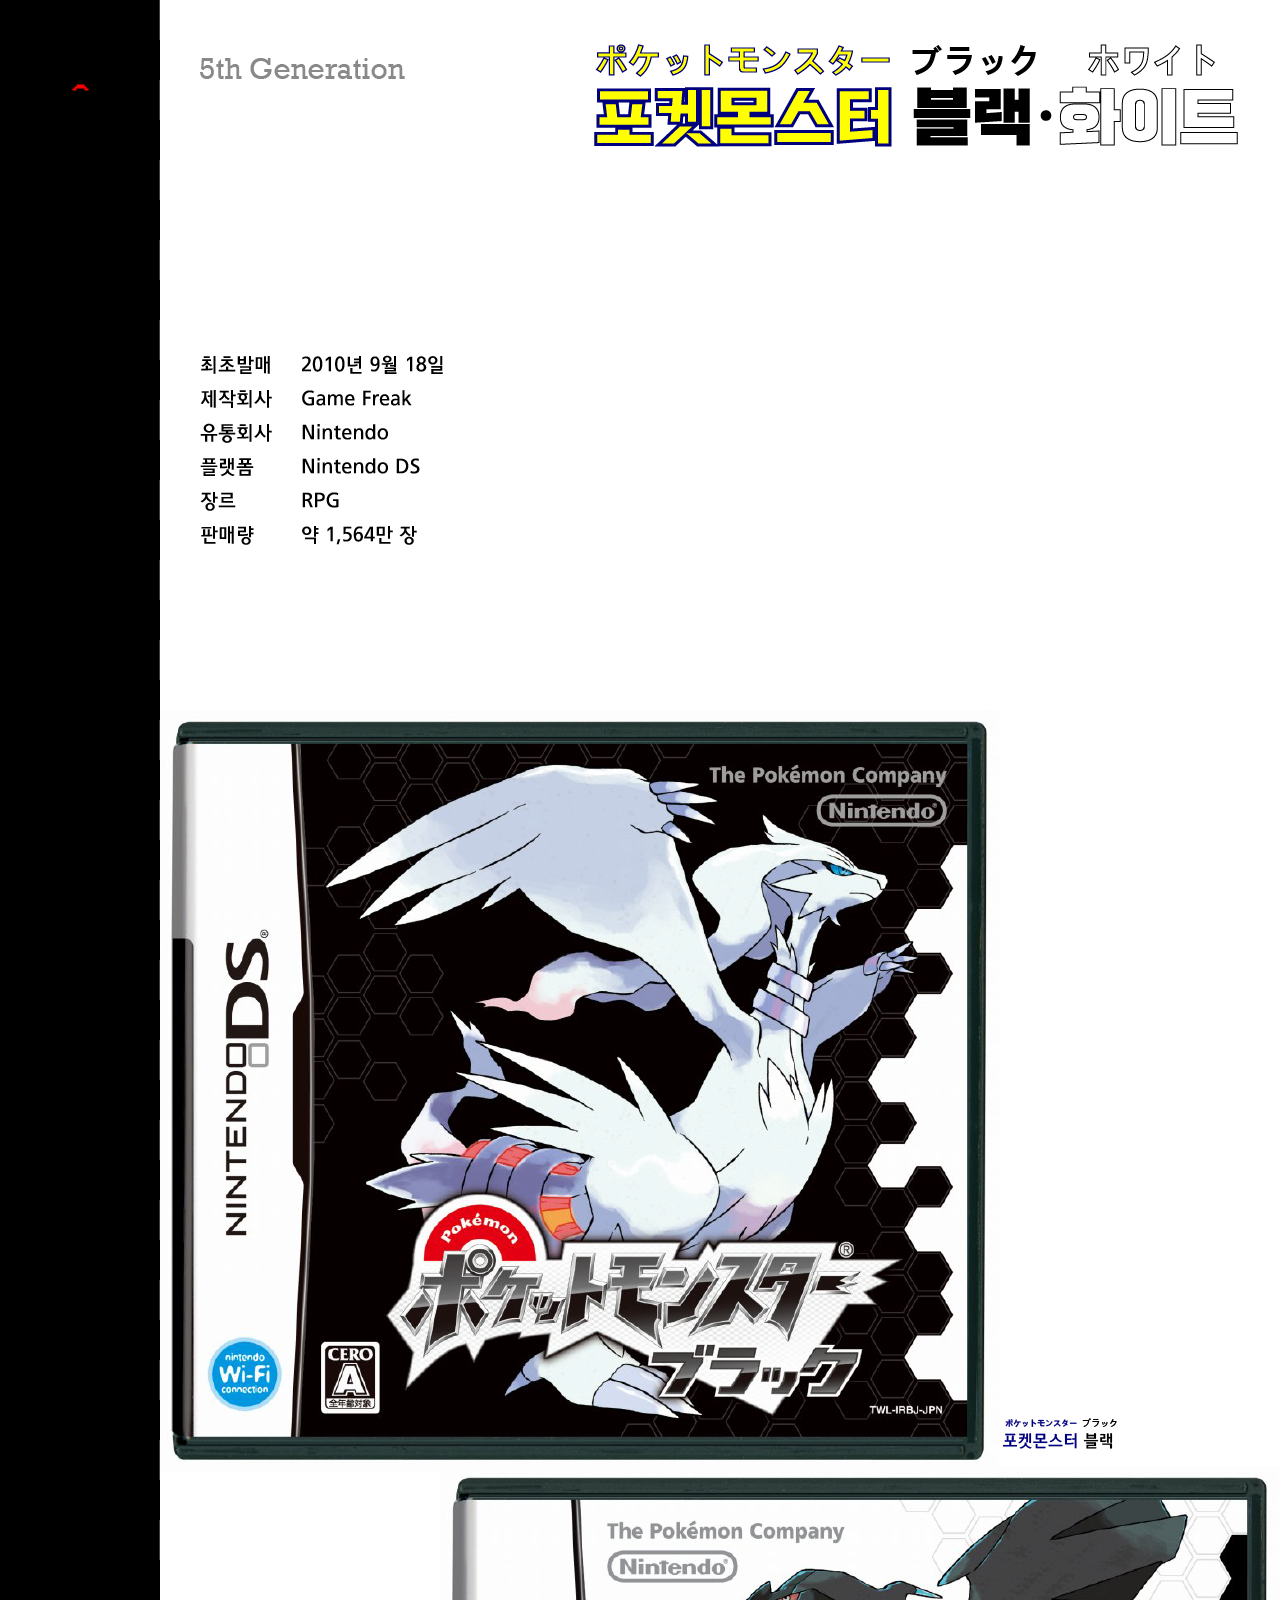
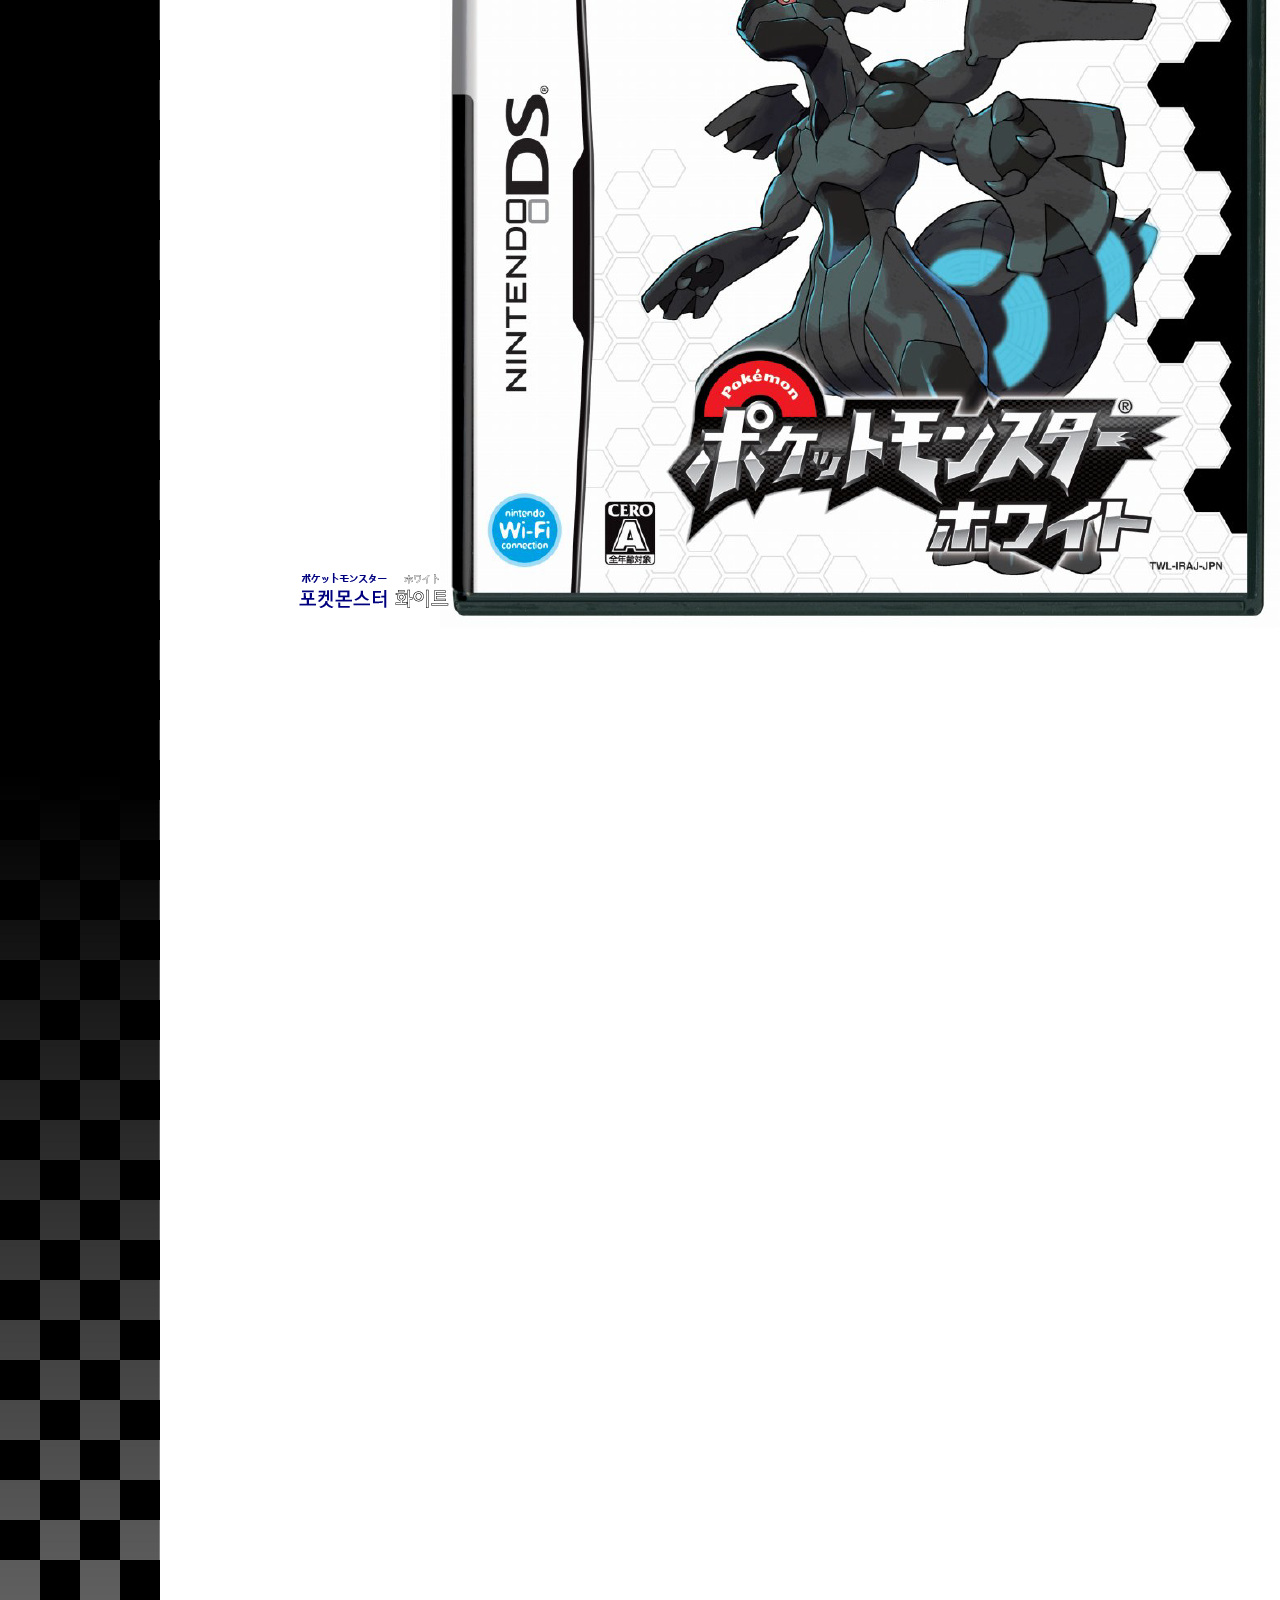
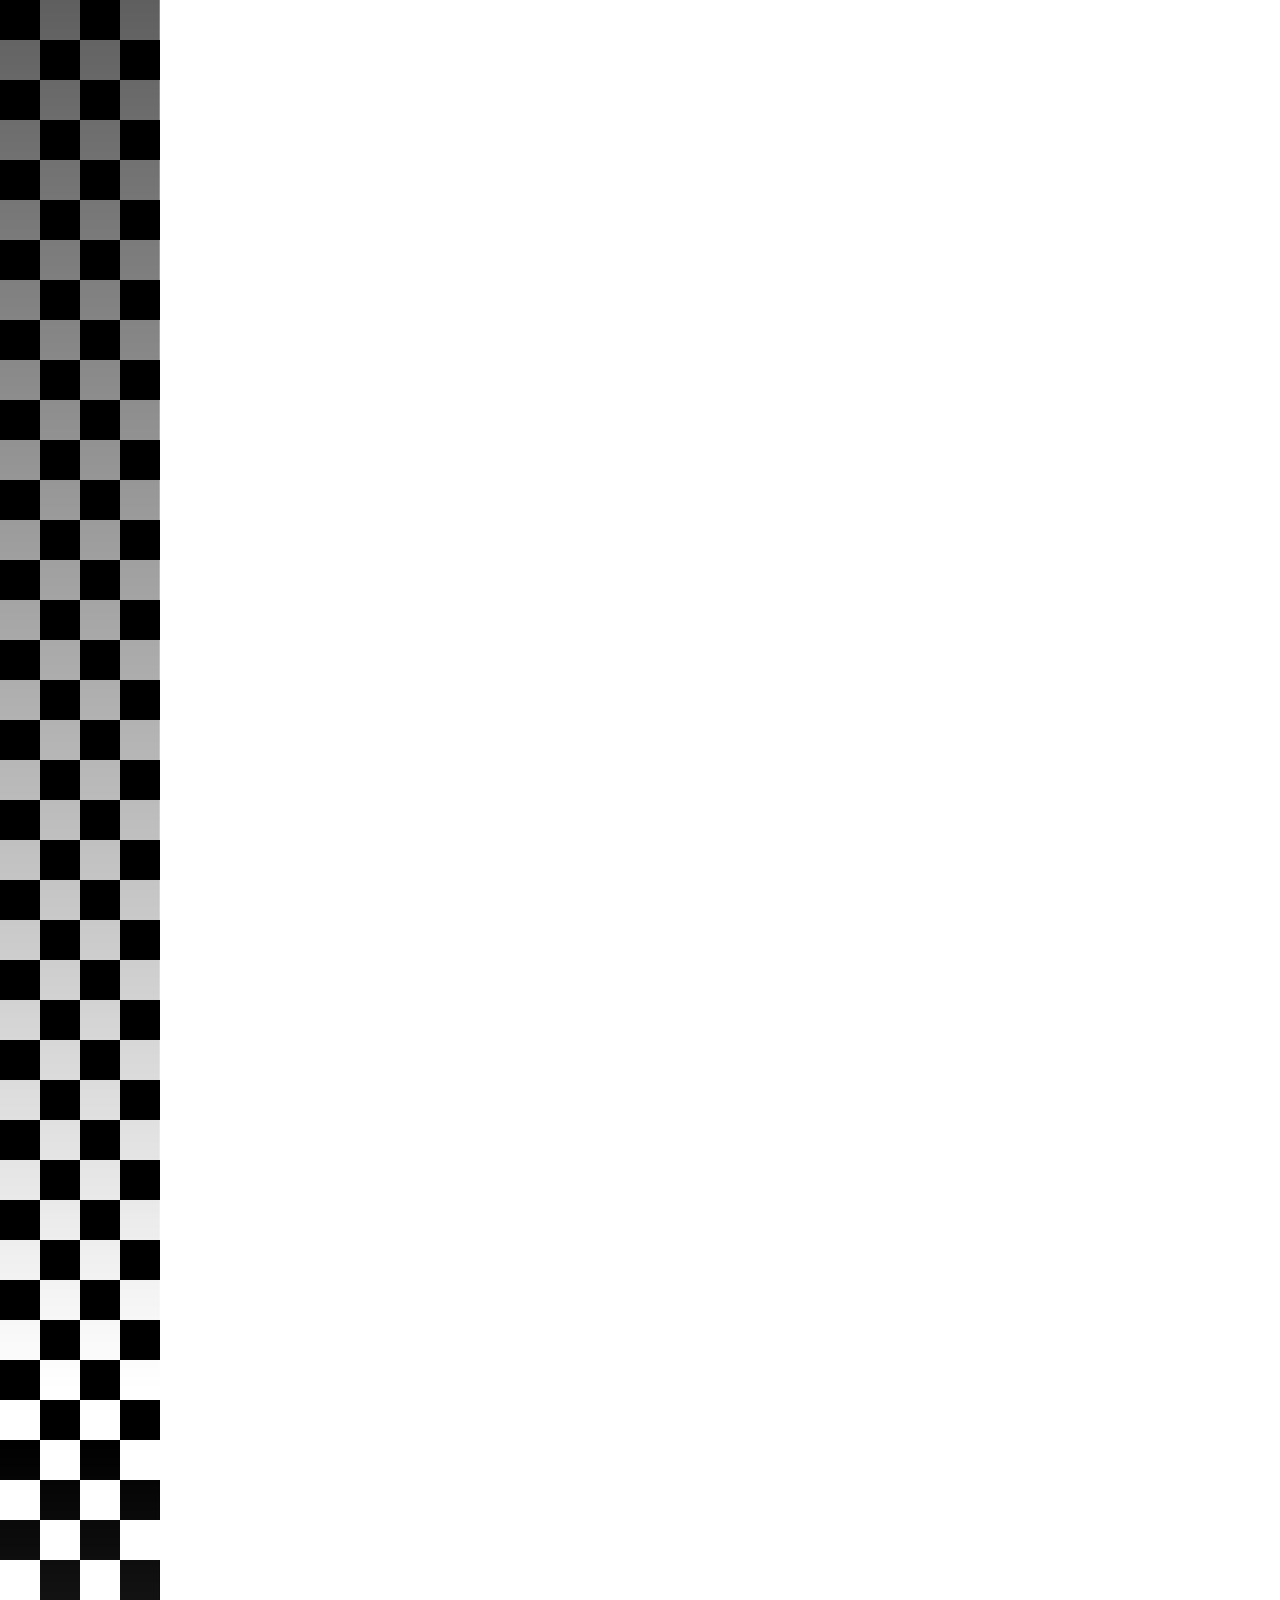
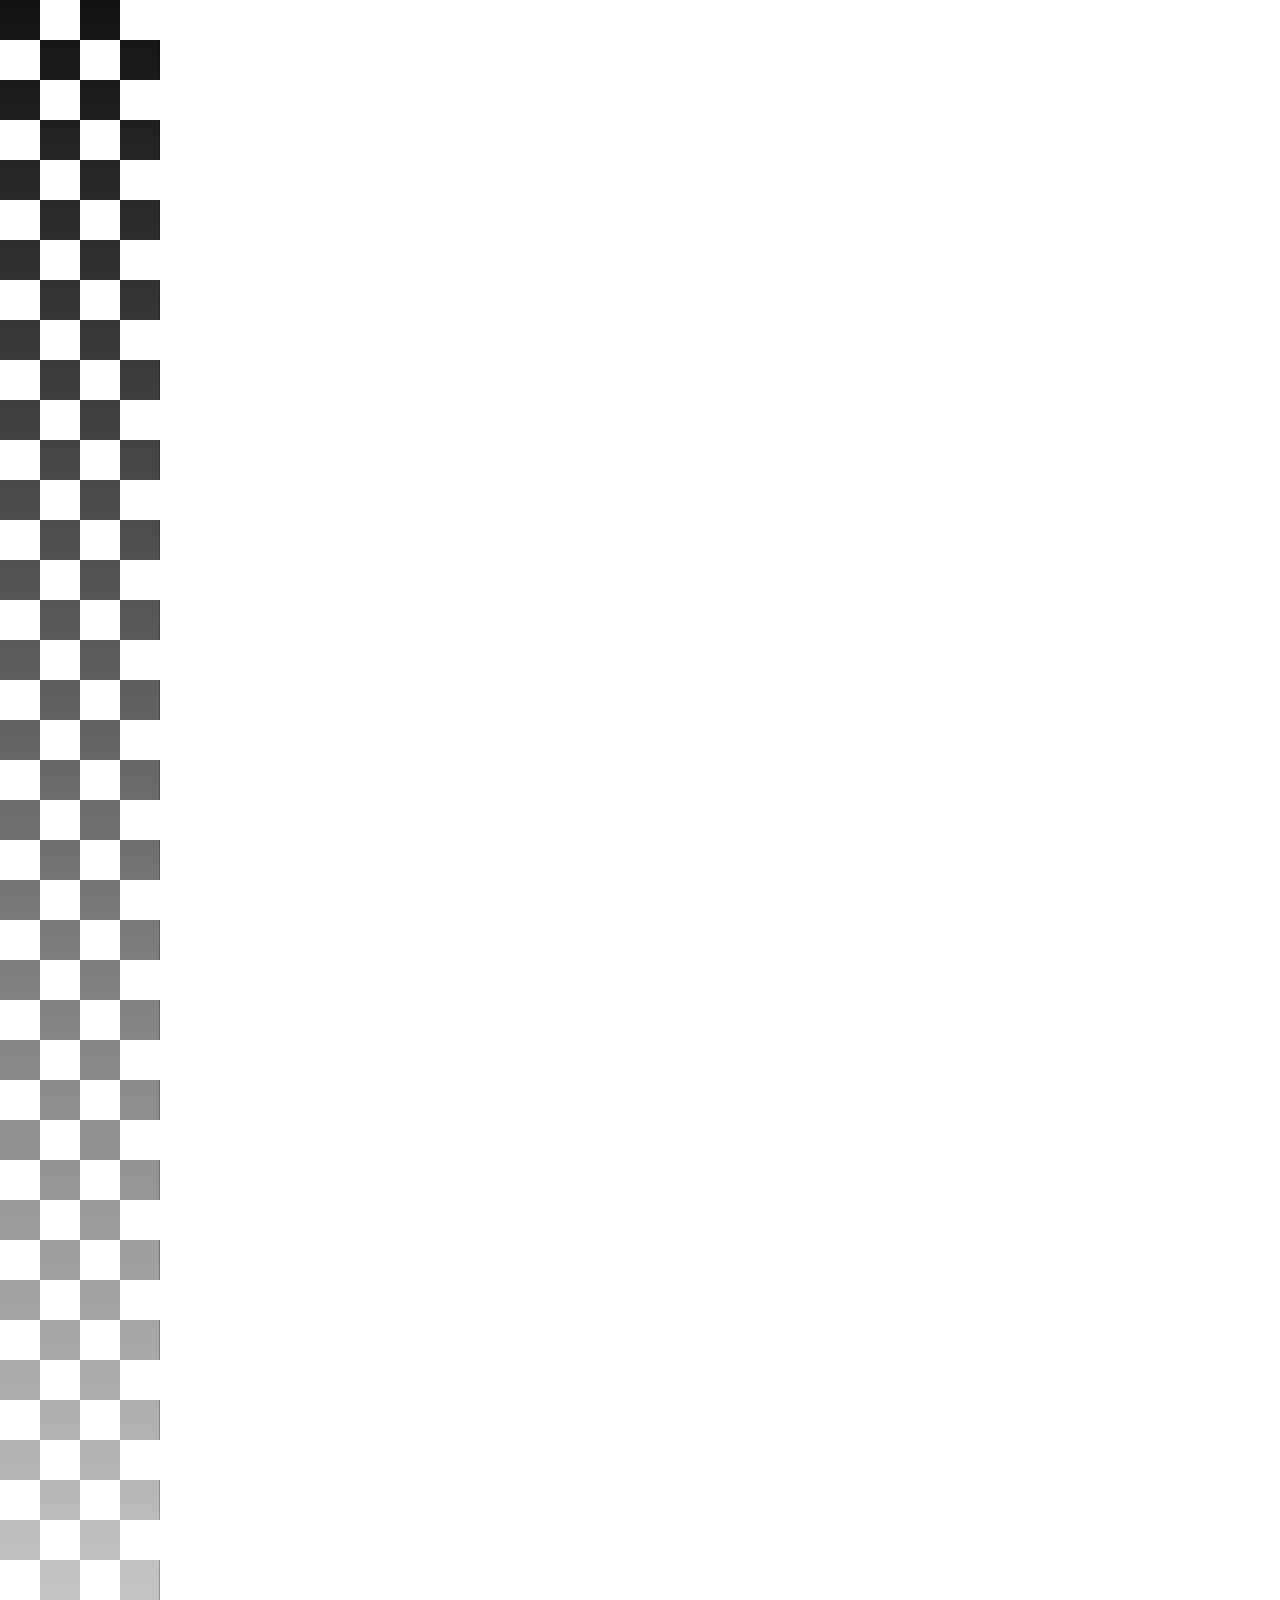
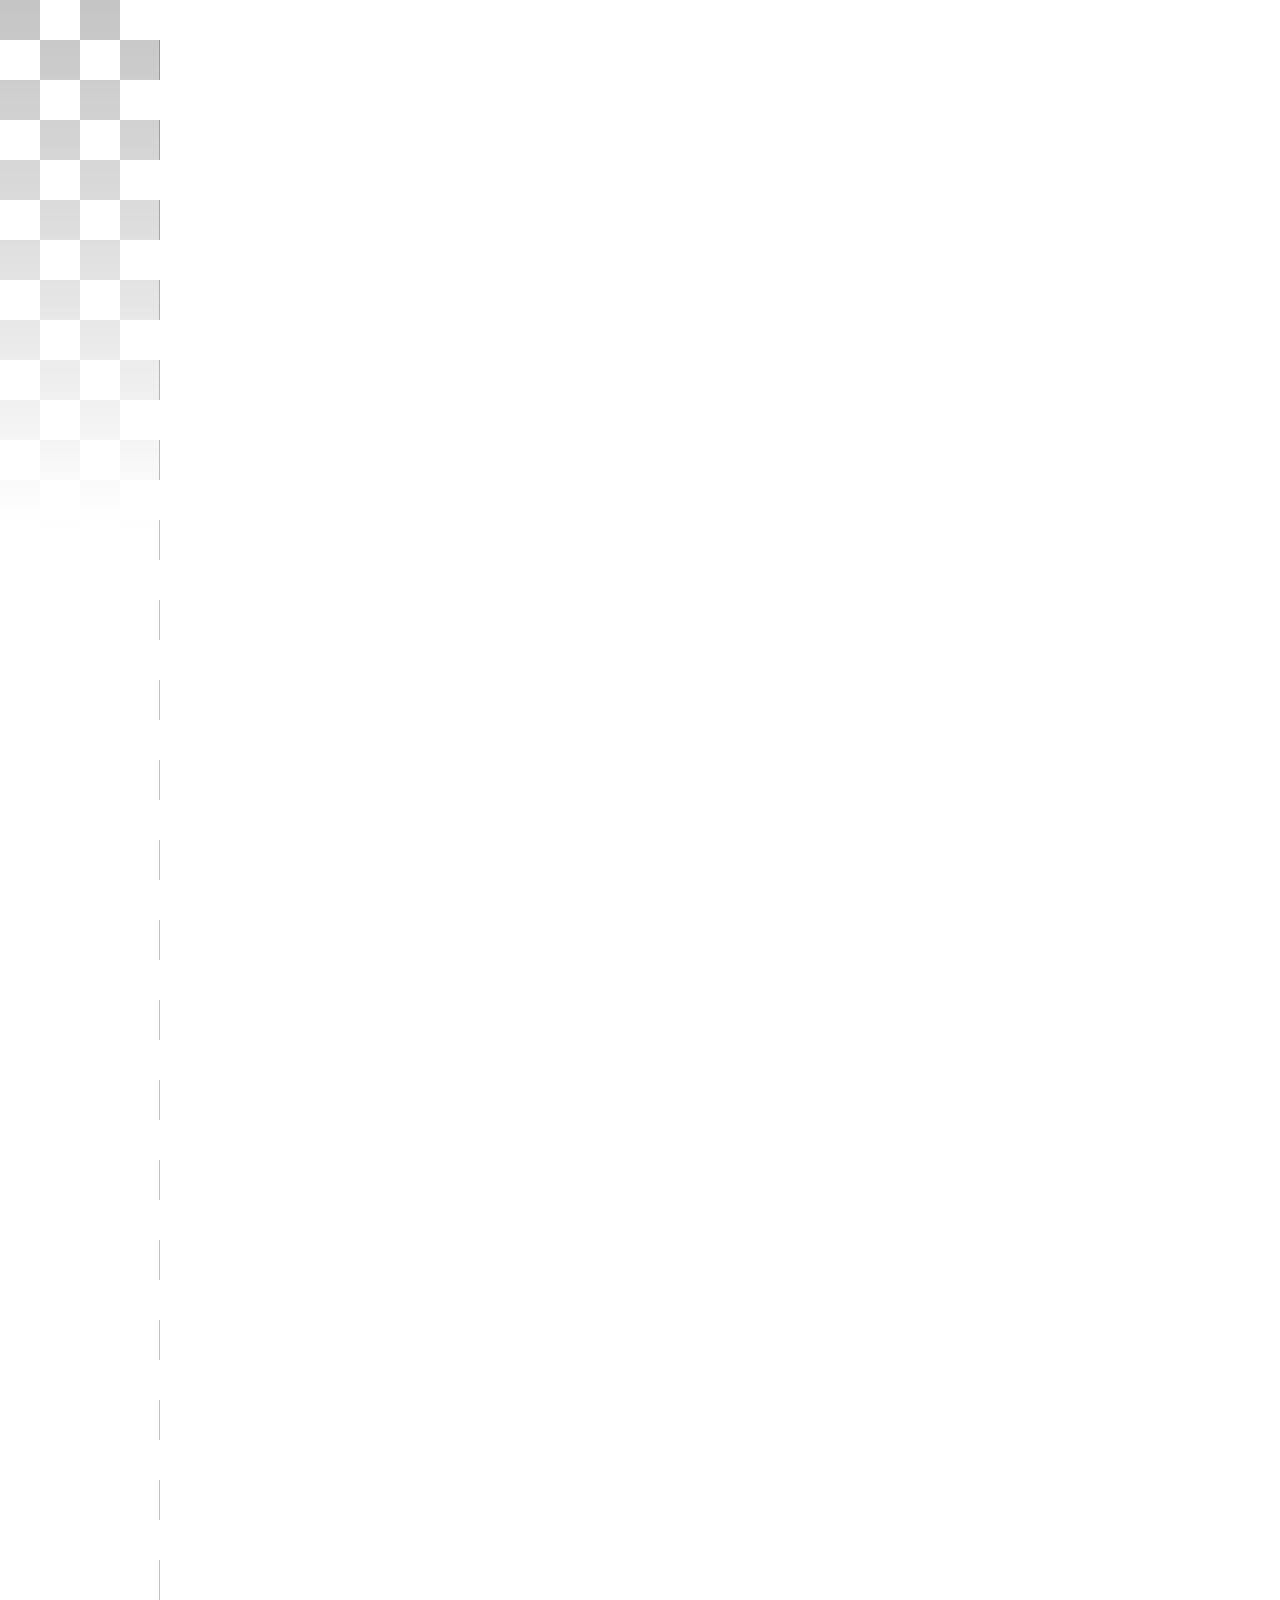
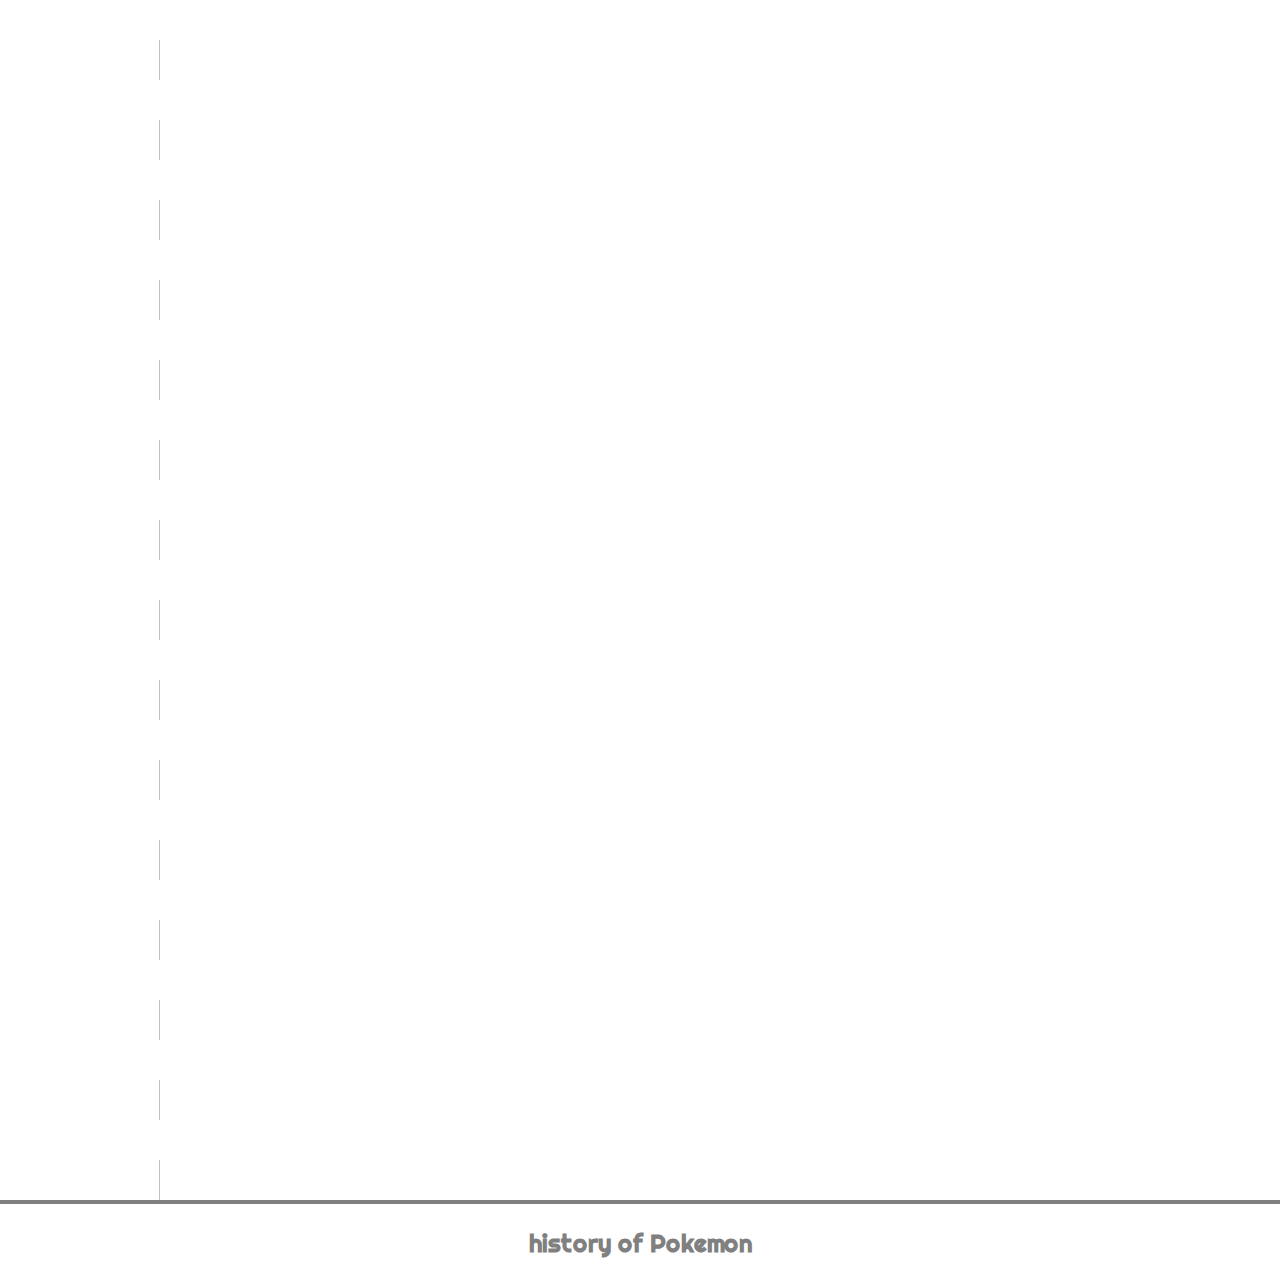
<file: next5.html>
<!DOCTYPE html>
<html>
<head>
	<meta charset="utf-8">
	<title>Pokemon Story</title>
	<link rel="stylesheet" type="text/css" href="normalize.css">
	<link rel="stylesheet" type="text/css" href="style.css">
	<link href="https://fonts.googleapis.com/css?family=Righteous" rel="stylesheet">
	<meta name="description" content="포켓몬 게임의 역사를 담은 페이지.">
	<meta property="og:type" content="website">
	<meta property="og:url" content="https://raylit.github.io/Pokestory">
	<meta property="og:image" content="thumbnail-poke.png">
	<meta property="og:title" content="History of Pokemon Game">
	<meta property="og:description" content="포켓몬 게임의 역사를 담은 페이지.">

</head>
<body>
	<nav>
		<div id="logo">
			<a href="index.html">
					<br><img src="logologo.png">
				</div>
			</a>
		</div>
		<ul id="menuList">
			<div>
			</div>
			<li class="main-menu-item"><a href="next1.html">1st Gen.</a></li>
			<li class="main-menu-item"><a href="next2.html">2nd Gen.</a></li>
			<li class="main-menu-item"><a href="next3.html">3rd Gen.</a></li>
			<li class="main-menu-item"><a href="next4.html">4th Gen.</a></li>
			<li class="main-menu-item"><a href="next5.html">5th Gen.</a></li>

		</ul>
	</nav>
	<div class="black">
		<img src="Poke-5gen.png">
	</div>
	<footer>
		<div id="footer">
			<h1>
			history of Pokemon
			</h1> 
		</div>
	</footer>
</body>
</html>
</file>
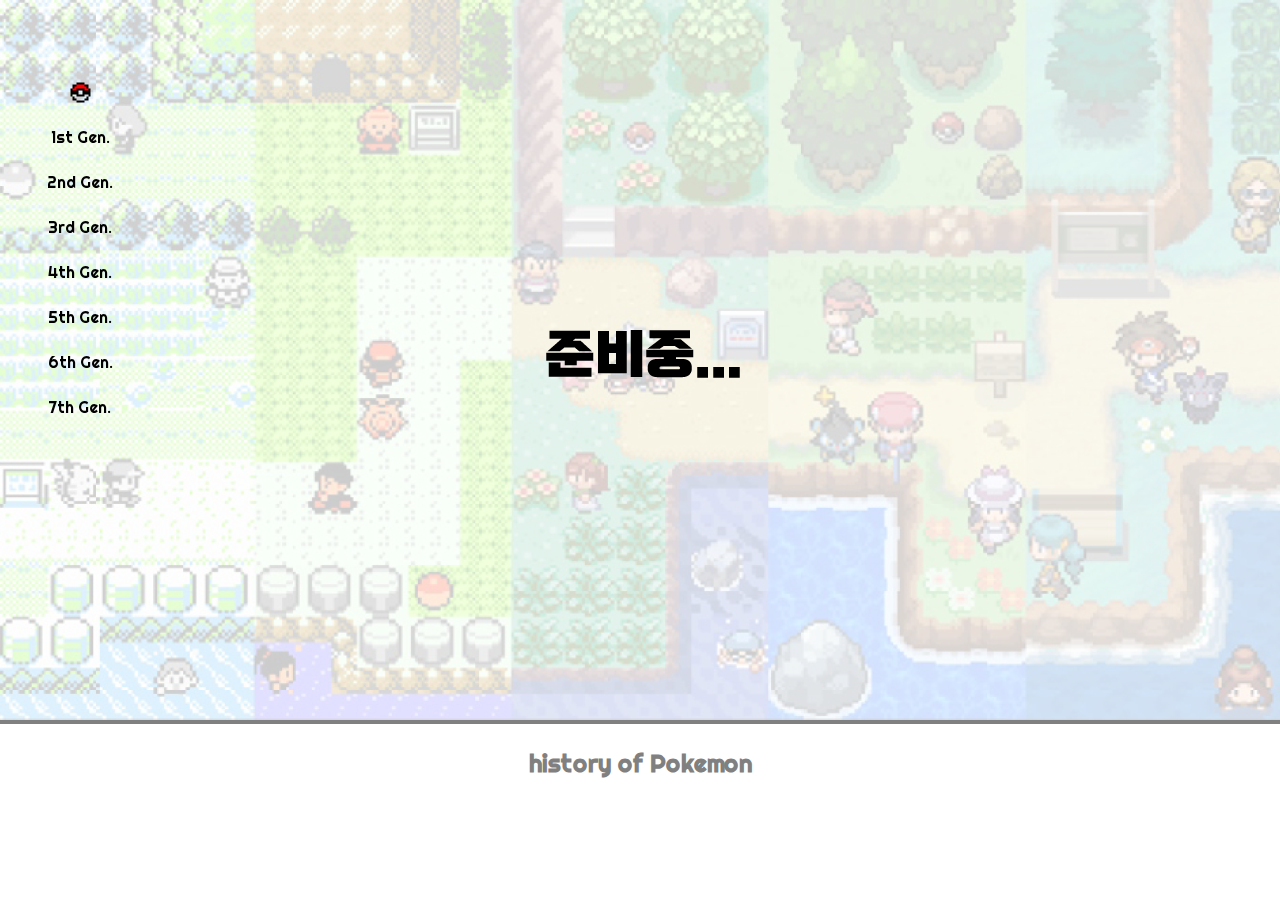
<file: next6.html>
<!DOCTYPE html>
<html>
<head>
	<meta charset="utf-8">
	<title>Pokemon Story</title>
	<link rel="stylesheet" type="text/css" href="normalize.css">
	<link rel="stylesheet" type="text/css" href="style.css">
	<link href="https://fonts.googleapis.com/css?family=Righteous" rel="stylesheet">
	<meta name="description" content="포켓몬 게임의 역사를 담은 페이지.">
	<meta property="og:type" content="website">
	<meta property="og:url" content="https://raylit.github.io/Pokestory">
	<meta property="og:image" content="thumbnail-poke.png">
	<meta property="og:title" content="History of Pokemon Game">
	<meta property="og:description" content="포켓몬 게임의 역사를 담은 페이지.">

</head>
<body>
	<nav>
		<div id="logo">
			<a href="index.html">
					<br><img src="logologo.png">
				</div>
			</a>
		</div>
		<ul id="menuList">
			<div>
			</div>
			<li class="main-menu-item"><a href="next1.html">1st Gen.</a></li>
			<li class="main-menu-item"><a href="next2.html">2nd Gen.</a></li>
			<li class="main-menu-item"><a href="next3.html">3rd Gen.</a></li>
			<li class="main-menu-item"><a href="next4.html">4th Gen.</a></li>
			<li class="main-menu-item"><a href="next5.html">5th Gen.</a></li>
			<li class="main-menu-item"><a href="next6.html">6th Gen.</a></li>
			<li class="main-menu-item"><a href="next7.html">7th Gen.</a></li>
		</ul>
	</nav>
	<div class="black">
		<img src="waiting.png">
	</div>
	<footer>
		<div id="footer">
			<h1>
			history of Pokemon
			</h1> 
		</div>
	</footer>
</body>
</html>
</file>
<file: style.css>
a:link, a:active, a:visited, a:hover{ text-decoration:  none; }
		a:link, a:active, a:visited { color: black; }

		nav{margin-top: 60px; width:160px; height: 390px; position: fixed; left:calc(50% - 640px);}
		nav #logo{width:160px; height:45px; padding-top:10px;}
		nav #logo a{display:block; text-align:center; line-height:5px ; height:45px;}
		nav #logo img{padding-top:5px; height:25px; overflow:hidden; }
		nav #menuList{margin:0; padding:0;}
		nav #menuList div{height:0px;}
		nav #menuList .main-menu-item{font-family: 'Righteous', cursive; list-style:none; width: 160px; height:45px;}
		nav #menuList a{display:block; height:45px; text-align:center; line-height:45px;}
		nav #menuList a:hover {color:white; background: black;}
		.black {margin:auto; background: gray; width:1280px; }
		.black img{width:1280px;}

		iframe{position:absolute; top:7603px; left:342px;}

		#footer{width:1280px; height:80px; margin:auto; background: white;
			line-height: 80px;}
		#footer h1{font-family: 'Righteous', cursive; text-align: center; width:1280px; height:45px; margin:auto; background: white;
			line-height: 80px; font-size:1.5em; color:grey;}
		#pika{left:calc(50% - 440px); position: absolute; top:90px; width:870px; float:left;}
		#pikaMenu{float:left; display:block; width:230px; height:250px; margin-right:60px; margin-bottom:20px;}
		.link{width:230px; height:250px; margin-right:60px; margin-bottom:20px;}
</file>
